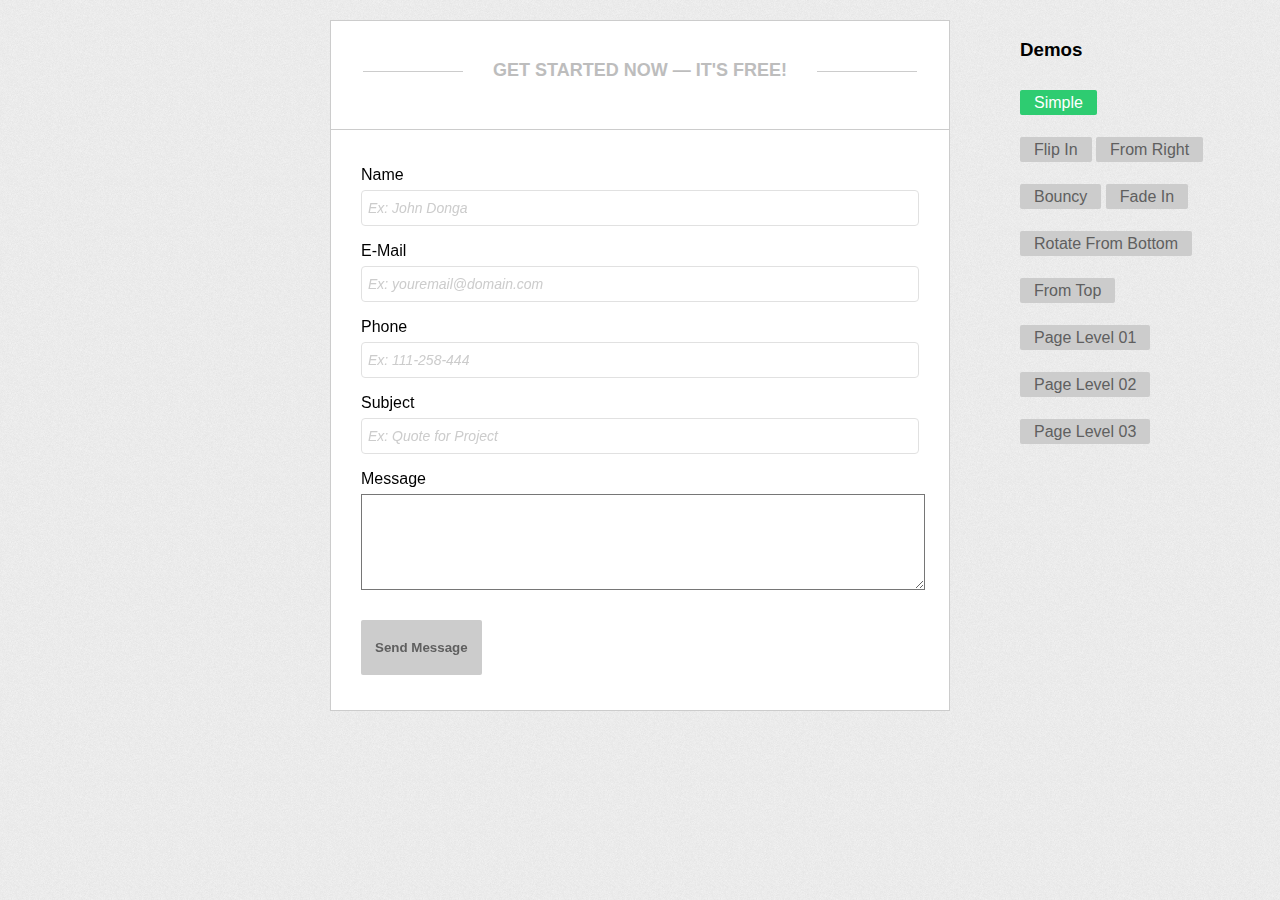
<file: WebContent/aabb/index.html>
﻿<!DOCTYPE html PUBLIC "-//W3C//DTD XHTML 1.0 Transitional//EN" "http://www.w3.org/TR/xhtml1/DTD/xhtml1-transitional.dtd">
<!-- saved from url=(0042)flipin.html -->
<html xmlns="http://www.w3.org/1999/xhtml">
<head>
    <meta http-equiv="Content-Type" content="text/html; charset=UTF-8">
    <title>jQuery Contact Form Plugin: FFForm</title>
    <link href="css/demo.css" rel="stylesheet" type="text/css">
    <!--Framework-->
    <script src="js/jquery-1.10.2.min.js" type="text/javascript"></script>
    <script src="js/jquery-ui.js" type="text/javascript"></script>
    <!--End Framework-->
    <script src="js/jquery.ffform.js" type="text/javascript"></script>
    <script type="text/javascript">
        $(document).ready(function () {
            $('#form').ffform({ animation: 'flip', submitButton: '#submit', validationIndicator: '#validation', errorIndicator: '#error', successIndicator: '#success', 'fields': [{ 'id': 'name', required: true,requiredMsg:'Name is required', type: 'alpha', validate: true, msg: 'Invalid Name' }, { 'id': 'email', required: true,requiredMsg:'E-Mail is required', type: 'email', validate: true, msg: 'Invalid E-Mail Address' }, { 'id': 'phone', required: false, type: 'custom', validate: false, msg: 'Invalid Phone #' }, { 'id': 'message', required: false, type: 'text', validate: false, msg: ''}] });
        });
    </script>
</head>
<body>
    <div class="demos-buttons">
        <h3>
            Demos</h3>
          <a href="index.html" class="submit active">Simple</a><br />
        <a href="flipin.html" class="submit">Flip In</a> <a href="fromright.html"
            class="submit">From Right</a>
        <br>
        <a href="bouncy.html" class="submit">Bouncy</a> <a href="fadein.html" class="submit">
            Fade In</a><br>
        <a href="roatebottom.html" class="submit">Rotate From Bottom</a>
        <br>
        <a href="fromtop.html" class="submit">From Top</a><br>
        <a href="pagelevel01.html" class="submit">Page Level 01</a><br>
        <a href="pagelevel02.html" class="submit">Page Level 02</a><br>
        <a href="pagelevel03.html" class="submit">Page Level 03</a>
    </div>
    <section id="getintouch" >
        <div class="container" style="border-bottom: 0;">
            <h1>
                <span>GET STARTED NOW — IT'S FREE!</span>
            </h1>
        </div>
        <div class="container">
            <form class="contact" action="#" method="post" id="form">
            <div class="row clearfix">
                <div class="lbl">
                    <label for="name">
                        Name</label>
                </div>
                <div class="ctrl">
                    <input type="text" id="name" name="name" data-required="true" data-validation="text"
                        data-msg="Invalid Name" placeholder="Ex: John Donga">
                </div>
            </div>
            <div class="row clearfix">
                <div class="lbl">
                    <label for="email">
                        E-Mail</label>
                </div>
                <div class="ctrl">
                    <input type="text" id="email" name="email" data-required="true" data-validation="email"
                        data-msg="Invalid E-Mail" placeholder="Ex: youremail@domain.com">
                </div>
            </div>
            <div class="row clearfix">
                <div class="lbl">
                    <label for="email">
                        Phone</label>
                </div>
                <div class="ctrl">
                    <input type="text" id="phone" name="phone" data-required="true" data-validation="custom"
                        data-msg="Invalid Phone #" placeholder="Ex: 111-258-444">
                </div>
            </div>
            <div class="row clearfix">
                <div class="lbl">
                    <label for="subject">
                        Subject</label>
                </div>
                <div class="ctrl">
                    <input type="text" name="subject" id="subject" placeholder="Ex: Quote for Project">
                </div>
            </div>
            <div class="row clearfix">
                <div class="lbl">
                    <label for="message">
                        Message</label>
                </div>
                <div class="ctrl">
                    <textarea id="message" name="message" rows="6" cols="10"></textarea>
                </div>
            </div>
            <div class="row  clearfix">
                <div class="span10 offset2">
                    <input type="submit" name="submit" id="submit" class="submit" value="Send Message">
                </div>
            </div>
            </form>
            <div id="success">
                Your E-Mail has been sent successfully!</div>
            <div id="error">
                Unable to send e-mail at the moment, please try later.</div>
            <div id="validation">
            </div>
        </div>
    </section>
</body>
</html>
</file>
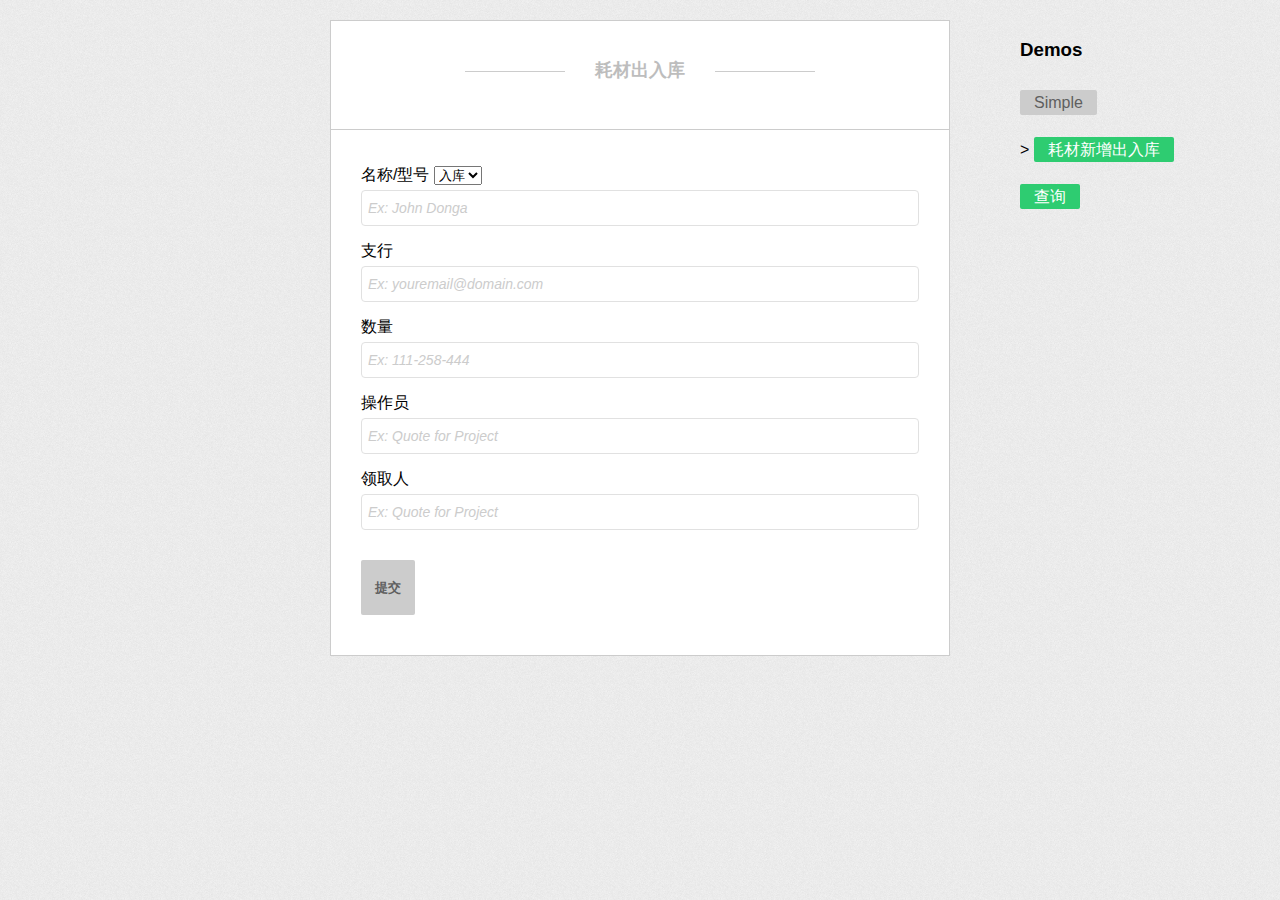
<file: WebContent/aabb/fromtop.html>
﻿<!DOCTYPE html PUBLIC "-//W3C//DTD XHTML 1.0 Transitional//EN" "http://www.w3.org/TR/xhtml1/DTD/xhtml1-transitional.dtd">
<html xmlns="http://www.w3.org/1999/xhtml">
<head>
    <meta http-equiv="Content-Type" content="text/html; charset=UTF-8">
    <title>jQuery Contact Form Plugin: FFForm</title>
    <link href="css/demo.css" rel="stylesheet" type="text/css">
    <script src="js/jquery-1.10.2.min.js" type="text/javascript"></script>
    <!--Framework-->
    <script src="js/jquery-1.10.2.min.js" type="text/javascript"></script>
    <script src="js/jquery-ui.js" type="text/javascript"></script>
    <!--End Framework-->
     <script src="js/jquery.ffform.js" type="text/javascript"></script>
    <script type="text/javascript">
    
    </script>
</head>
<body>
    <div class="demos-buttons">
        <h3>
            Demos</h3>
        <a href="index.html" class="submit">Simple</a><br />
       >
        <a href="fromtop.html" class="submit active">耗材新增出入库</a><br>
        <a href="sname.html" class="submit active">查询</a><br>

    </div>
    <section id="getintouch" class="fadeInDownBig animated">
        <div class="container" style="border-bottom: 0;">
            <h1>
                <span>耗材出入库</span>
                
            </h1>
        </div>
       
        <div class="container">
            <form class="contact" action="dexservlet" method="post" id="form">
    
            <div class="row clearfix">
                <div class="lbl">
                    <label for="name">
                        名称/型号 <select id="tip" name="tip">
	<option value="0">入库</option>
	<option value="1">出库</option>
	<option value="10">新增</option>
   </select></label>
                </div>
                <div class="ctrl">
                    <input type="text" id="name" name="name" data-required="true" data-validation="text"
                        data-msg="Invalid Name" placeholder="Ex: John Donga">
                </div>
            </div>
            <div class="row clearfix">
                <div class="lbl">
                    <label for="email">
                        支行</label>
                </div>
                <div class="ctrl">
                    <input type="text" id="tzhihang" name="tzhihang" data-required="true" data-validation="email"
                        data-msg="Invalid E-Mail" placeholder="Ex: youremail@domain.com">
                </div>
            </div>
            <div class="row clearfix">
                <div class="lbl">
                    <label for="email">
                        数量</label>
                </div>
                <div class="ctrl">
                    <input type="text" id="tnumber" name="tnumber" data-required="true" data-validation="custom"
                        data-msg="Invalid Phone #" placeholder="Ex: 111-258-444">
                </div>
            </div>
            <div class="row clearfix">
                <div class="lbl">
                    <label for="subject">
                        操作员</label>
                </div>
                <div class="ctrl">
                    <input type="text" name="cname" id="cname" placeholder="Ex: Quote for Project">
                </div>
            </div>
             <div class="row clearfix">
                <div class="lbl">
                    <label for="subject">
                        领取人</label>
                </div>
                <div class="ctrl">
                    <input type="text" name="tname" id="tname" placeholder="Ex: Quote for Project">
                </div>
            </div>
           
            <div class="row  clearfix">
                <div class="span10 offset2">
                    <input type="submit" name="submit" id="submit" class="submit" value="提交">
                </div>
            </div>
            </form>
            
        </div>
    </section>
</body>
</html>
</file>
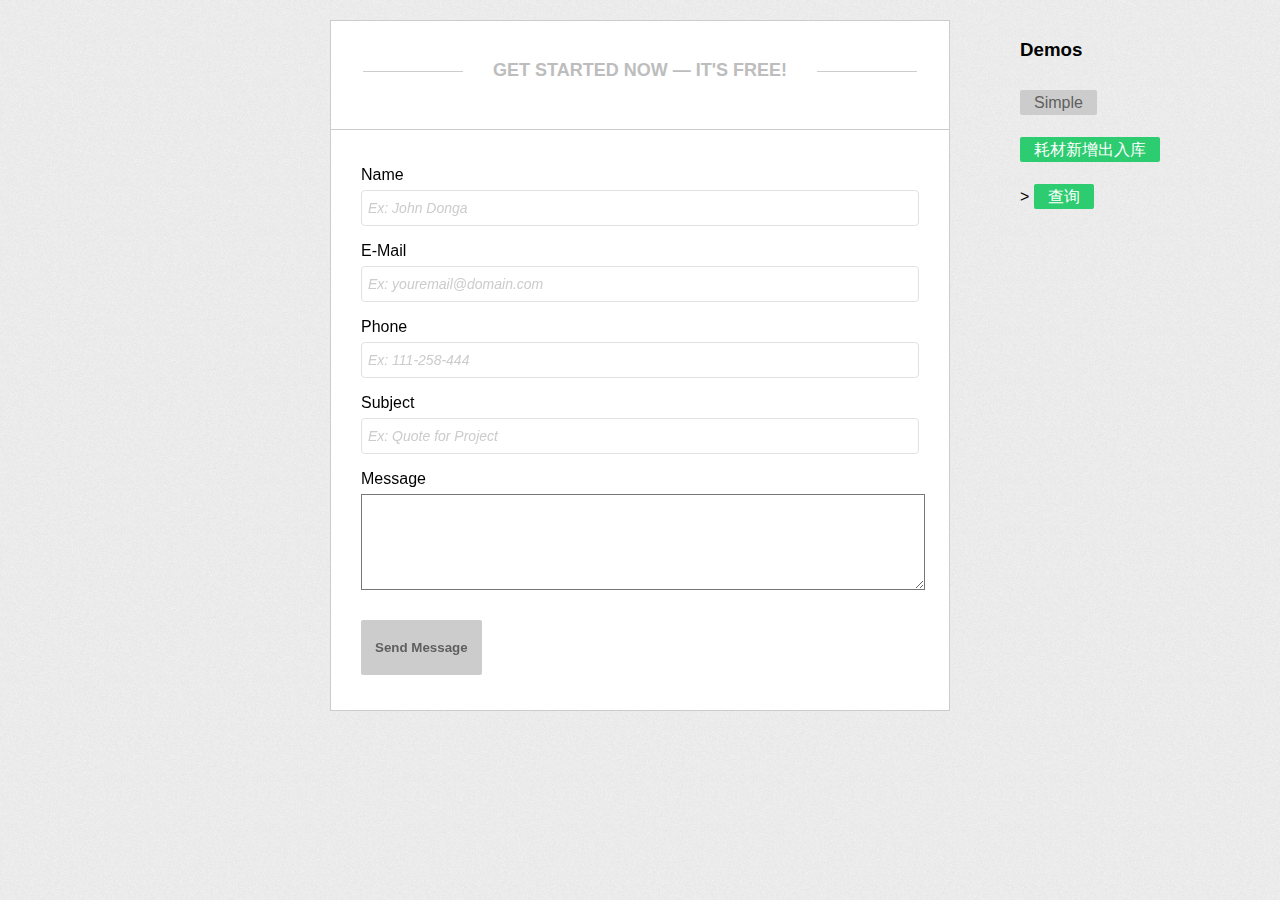
<file: WebContent/aabb/sname.html>
﻿<!DOCTYPE html PUBLIC "-//W3C//DTD XHTML 1.0 Transitional//EN" "http://www.w3.org/TR/xhtml1/DTD/xhtml1-transitional.dtd">
<html xmlns="http://www.w3.org/1999/xhtml">
<head>
    <meta http-equiv="Content-Type" content="text/html; charset=UTF-8">
    <title>jQuery Contact Form Plugin: FFForm</title>
    <link href="css/demo.css" rel="stylesheet" type="text/css">
    <script src="js/jquery-1.10.2.min.js" type="text/javascript"></script>
    <!--Framework-->
    <script src="js/jquery-1.10.2.min.js" type="text/javascript"></script>
    <script src="js/jquery-ui.js" type="text/javascript"></script>
    <!--End Framework-->
     <script src="js/jquery.ffform.js" type="text/javascript"></script>
    <script type="text/javascript">
        $(document).ready(function () {
            $('#form').ffform({ animation: 'flip', submitButton: '#submit', validationIndicator: '#validation', errorIndicator: '#error', successIndicator: '#success', 'fields': [{ 'id': 'name', required: true, requiredMsg: 'Name is required', type: 'alpha', validate: true, msg: 'Invalid Name' }, { 'id': 'email', required: true, requiredMsg: 'E-Mail is required', type: 'email', validate: true, msg: 'Invalid E-Mail Address' }, { 'id': 'phone', required: false, type: 'custom', validate: false, msg: 'Invalid Phone #' }, { 'id': 'message', required: false, type: 'text', validate: false, msg: ''}] });
        });
    </script>
</head>
<body>
    <div class="demos-buttons">
        <h3>
            Demos</h3>
        <a href="index.html" class="submit">Simple</a><br />
       
        <a href="fromtop.html" class="submit active">耗材新增出入库</a><br>
        >
        <a href="sname.html" class="submit active">查询</a><br>
    </div>
    <section id="getintouch" class="fadeInDownBig animated">
        <div class="container" style="border-bottom: 0;">
            <h1>
                <span>GET STARTED NOW — IT'S FREE!</span>
            </h1>
        </div>
        <div class="container">
            <form class="contact" action="#" method="post" id="form">
            <div class="row clearfix">
                <div class="lbl">
                    <label for="name">
                        Name</label>
                </div>
                <div class="ctrl">
                    <input type="text" id="name" name="name" data-required="true" data-validation="text"
                        data-msg="Invalid Name" placeholder="Ex: John Donga">
                </div>
            </div>
            <div class="row clearfix">
                <div class="lbl">
                    <label for="email">
                        E-Mail</label>
                </div>
                <div class="ctrl">
                    <input type="text" id="email" name="email" data-required="true" data-validation="email"
                        data-msg="Invalid E-Mail" placeholder="Ex: youremail@domain.com">
                </div>
            </div>
            <div class="row clearfix">
                <div class="lbl">
                    <label for="email">
                        Phone</label>
                </div>
                <div class="ctrl">
                    <input type="text" id="phone" name="phone" data-required="true" data-validation="custom"
                        data-msg="Invalid Phone #" placeholder="Ex: 111-258-444">
                </div>
            </div>
            <div class="row clearfix">
                <div class="lbl">
                    <label for="subject">
                        Subject</label>
                </div>
                <div class="ctrl">
                    <input type="text" name="subject" id="subject" placeholder="Ex: Quote for Project">
                </div>
            </div>
            <div class="row clearfix">
                <div class="lbl">
                    <label for="message">
                        Message</label>
                </div>
                <div class="ctrl">
                    <textarea id="message" name="message" rows="6" cols="10"></textarea>
                </div>
            </div>
            <div class="row  clearfix">
                <div class="span10 offset2">
                    <input type="submit" name="submit" id="submit" class="submit" value="Send Message">
                </div>
            </div>
            </form>
            <div id="success">
                Your E-Mail has been sent successfully!</div>
            <div id="error">
                Unable to send e-mail at the moment, please try later.</div>
            <div id="validation">
            </div>
        </div>
    </section>
</body>
</html>
</file>
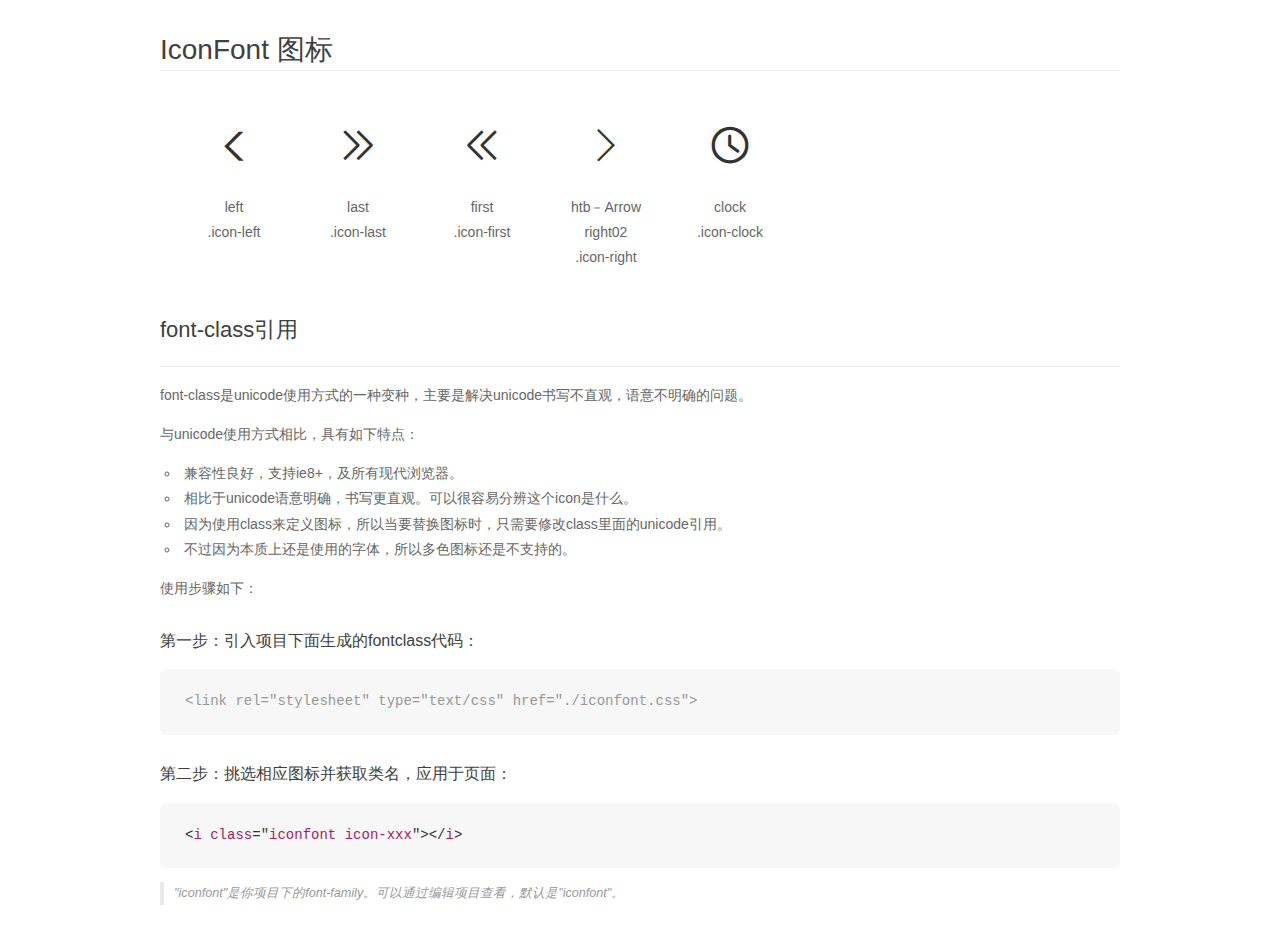
<file: WebContent/fonts/iconfont/demo_fontclass.html>
<!DOCTYPE html>
<html>
<head>
    <meta charset="utf-8"/>
    <title>IconFont</title>
    <link rel="stylesheet" href="demo.css">
    <link rel="stylesheet" href="iconfont.css">
</head>
<body>
    <div class="main markdown">
        <h1>IconFont 图标</h1>
        <ul class="icon_lists clear">
            
                <li>
                <i class="icon iconfont icon-left"></i>
                    <div class="name">left</div>
                    <div class="fontclass">.icon-left</div>
                </li>
            
                <li>
                <i class="icon iconfont icon-last"></i>
                    <div class="name">last</div>
                    <div class="fontclass">.icon-last</div>
                </li>
            
                <li>
                <i class="icon iconfont icon-first"></i>
                    <div class="name">first</div>
                    <div class="fontclass">.icon-first</div>
                </li>
            
                <li>
                <i class="icon iconfont icon-right"></i>
                    <div class="name">htb－Arrow right02</div>
                    <div class="fontclass">.icon-right</div>
                </li>
            
                <li>
                <i class="icon iconfont icon-clock"></i>
                    <div class="name">clock</div>
                    <div class="fontclass">.icon-clock</div>
                </li>
            
        </ul>

        <h2 id="font-class-">font-class引用</h2>
        <hr>

        <p>font-class是unicode使用方式的一种变种，主要是解决unicode书写不直观，语意不明确的问题。</p>
        <p>与unicode使用方式相比，具有如下特点：</p>
        <ul>
        <li>兼容性良好，支持ie8+，及所有现代浏览器。</li>
        <li>相比于unicode语意明确，书写更直观。可以很容易分辨这个icon是什么。</li>
        <li>因为使用class来定义图标，所以当要替换图标时，只需要修改class里面的unicode引用。</li>
        <li>不过因为本质上还是使用的字体，所以多色图标还是不支持的。</li>
        </ul>
        <p>使用步骤如下：</p>
        <h3 id="-fontclass-">第一步：引入项目下面生成的fontclass代码：</h3>


        <pre><code class="lang-js hljs javascript"><span class="hljs-comment">&lt;link rel="stylesheet" type="text/css" href="./iconfont.css"&gt;</span></code></pre>
        <h3 id="-">第二步：挑选相应图标并获取类名，应用于页面：</h3>
        <pre><code class="lang-css hljs">&lt;<span class="hljs-selector-tag">i</span> <span class="hljs-selector-tag">class</span>="<span class="hljs-selector-tag">iconfont</span> <span class="hljs-selector-tag">icon-xxx</span>"&gt;&lt;/<span class="hljs-selector-tag">i</span>&gt;</code></pre>
        <blockquote>
        <p>"iconfont"是你项目下的font-family。可以通过编辑项目查看，默认是"iconfont"。</p>
        </blockquote>
    </div>
</body>
</html>
</file>
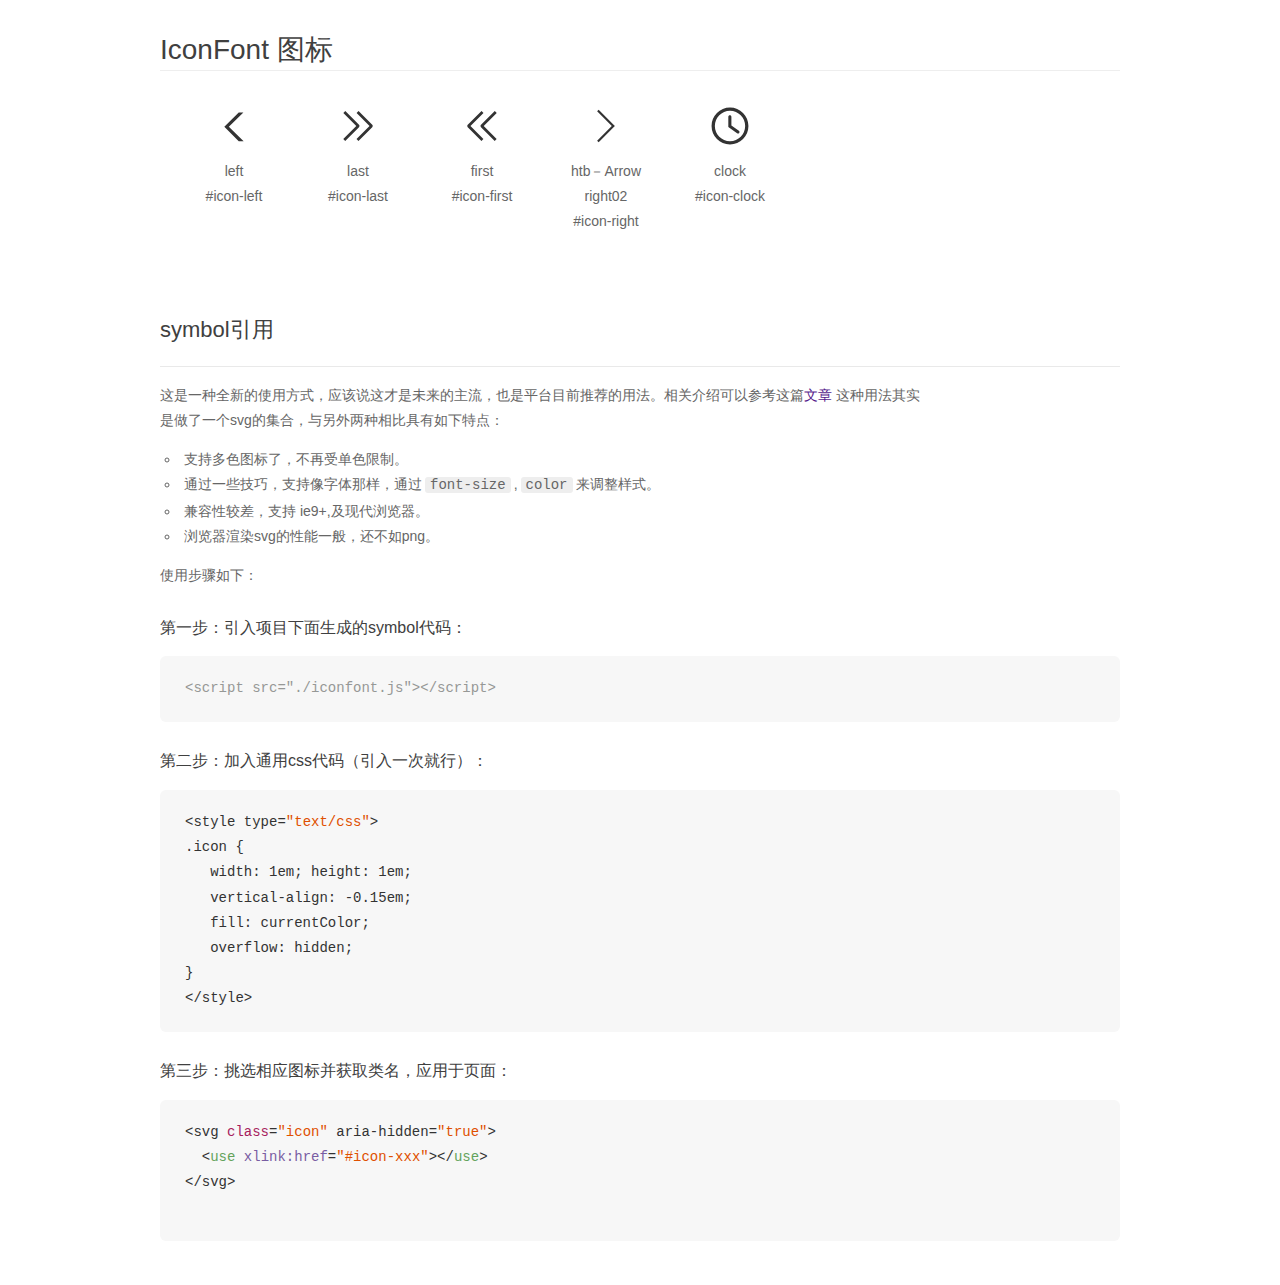
<file: WebContent/fonts/iconfont/demo_symbol.html>
<!DOCTYPE html>
<html>
<head>
    <meta charset="utf-8"/>
    <title>IconFont</title>
    <link rel="stylesheet" href="demo.css">
    <script src="iconfont.js"></script>

    <style type="text/css">
        .icon {
          /* 通过设置 font-size 来改变图标大小 */
          width: 1em; height: 1em;
          /* 图标和文字相邻时，垂直对齐 */
          vertical-align: -0.15em;
          /* 通过设置 color 来改变 SVG 的颜色/fill */
          fill: currentColor;
          /* path 和 stroke 溢出 viewBox 部分在 IE 下会显示
             normalize.css 中也包含这行 */
          overflow: hidden;
        }

    </style>
</head>
<body>
    <div class="main markdown">
        <h1>IconFont 图标</h1>
        <ul class="icon_lists clear">
            
                <li>
                    <svg class="icon" aria-hidden="true">
                        <use xlink:href="#icon-left"></use>
                    </svg>
                    <div class="name">left</div>
                    <div class="fontclass">#icon-left</div>
                </li>
            
                <li>
                    <svg class="icon" aria-hidden="true">
                        <use xlink:href="#icon-last"></use>
                    </svg>
                    <div class="name">last</div>
                    <div class="fontclass">#icon-last</div>
                </li>
            
                <li>
                    <svg class="icon" aria-hidden="true">
                        <use xlink:href="#icon-first"></use>
                    </svg>
                    <div class="name">first</div>
                    <div class="fontclass">#icon-first</div>
                </li>
            
                <li>
                    <svg class="icon" aria-hidden="true">
                        <use xlink:href="#icon-right"></use>
                    </svg>
                    <div class="name">htb－Arrow right02</div>
                    <div class="fontclass">#icon-right</div>
                </li>
            
                <li>
                    <svg class="icon" aria-hidden="true">
                        <use xlink:href="#icon-clock"></use>
                    </svg>
                    <div class="name">clock</div>
                    <div class="fontclass">#icon-clock</div>
                </li>
            
        </ul>


        <h2 id="symbol-">symbol引用</h2>
        <hr>

        <p>这是一种全新的使用方式，应该说这才是未来的主流，也是平台目前推荐的用法。相关介绍可以参考这篇<a href="">文章</a>
        这种用法其实是做了一个svg的集合，与另外两种相比具有如下特点：</p>
        <ul>
          <li>支持多色图标了，不再受单色限制。</li>
          <li>通过一些技巧，支持像字体那样，通过<code>font-size</code>,<code>color</code>来调整样式。</li>
          <li>兼容性较差，支持 ie9+,及现代浏览器。</li>
          <li>浏览器渲染svg的性能一般，还不如png。</li>
        </ul>
        <p>使用步骤如下：</p>
        <h3 id="-symbol-">第一步：引入项目下面生成的symbol代码：</h3>
        <pre><code class="lang-js hljs javascript"><span class="hljs-comment">&lt;script src="./iconfont.js"&gt;&lt;/script&gt;</span></code></pre>
        <h3 id="-css-">第二步：加入通用css代码（引入一次就行）：</h3>
        <pre><code class="lang-js hljs javascript">&lt;style type=<span class="hljs-string">"text/css"</span>&gt;
.icon {
   width: <span class="hljs-number">1</span>em; height: <span class="hljs-number">1</span>em;
   vertical-align: <span class="hljs-number">-0.15</span>em;
   fill: currentColor;
   overflow: hidden;
}
&lt;<span class="hljs-regexp">/style&gt;</span></code></pre>
        <h3 id="-">第三步：挑选相应图标并获取类名，应用于页面：</h3>
        <pre><code class="lang-js hljs javascript">&lt;svg <span class="hljs-class"><span class="hljs-keyword">class</span></span>=<span class="hljs-string">"icon"</span> aria-hidden=<span class="hljs-string">"true"</span>&gt;<span class="xml"><span class="hljs-tag">
  &lt;<span class="hljs-name">use</span> <span class="hljs-attr">xlink:href</span>=<span class="hljs-string">"#icon-xxx"</span>&gt;</span><span class="hljs-tag">&lt;/<span class="hljs-name">use</span>&gt;</span>
</span>&lt;<span class="hljs-regexp">/svg&gt;
        </span></code></pre>
    </div>
</body>
</html>
</file>
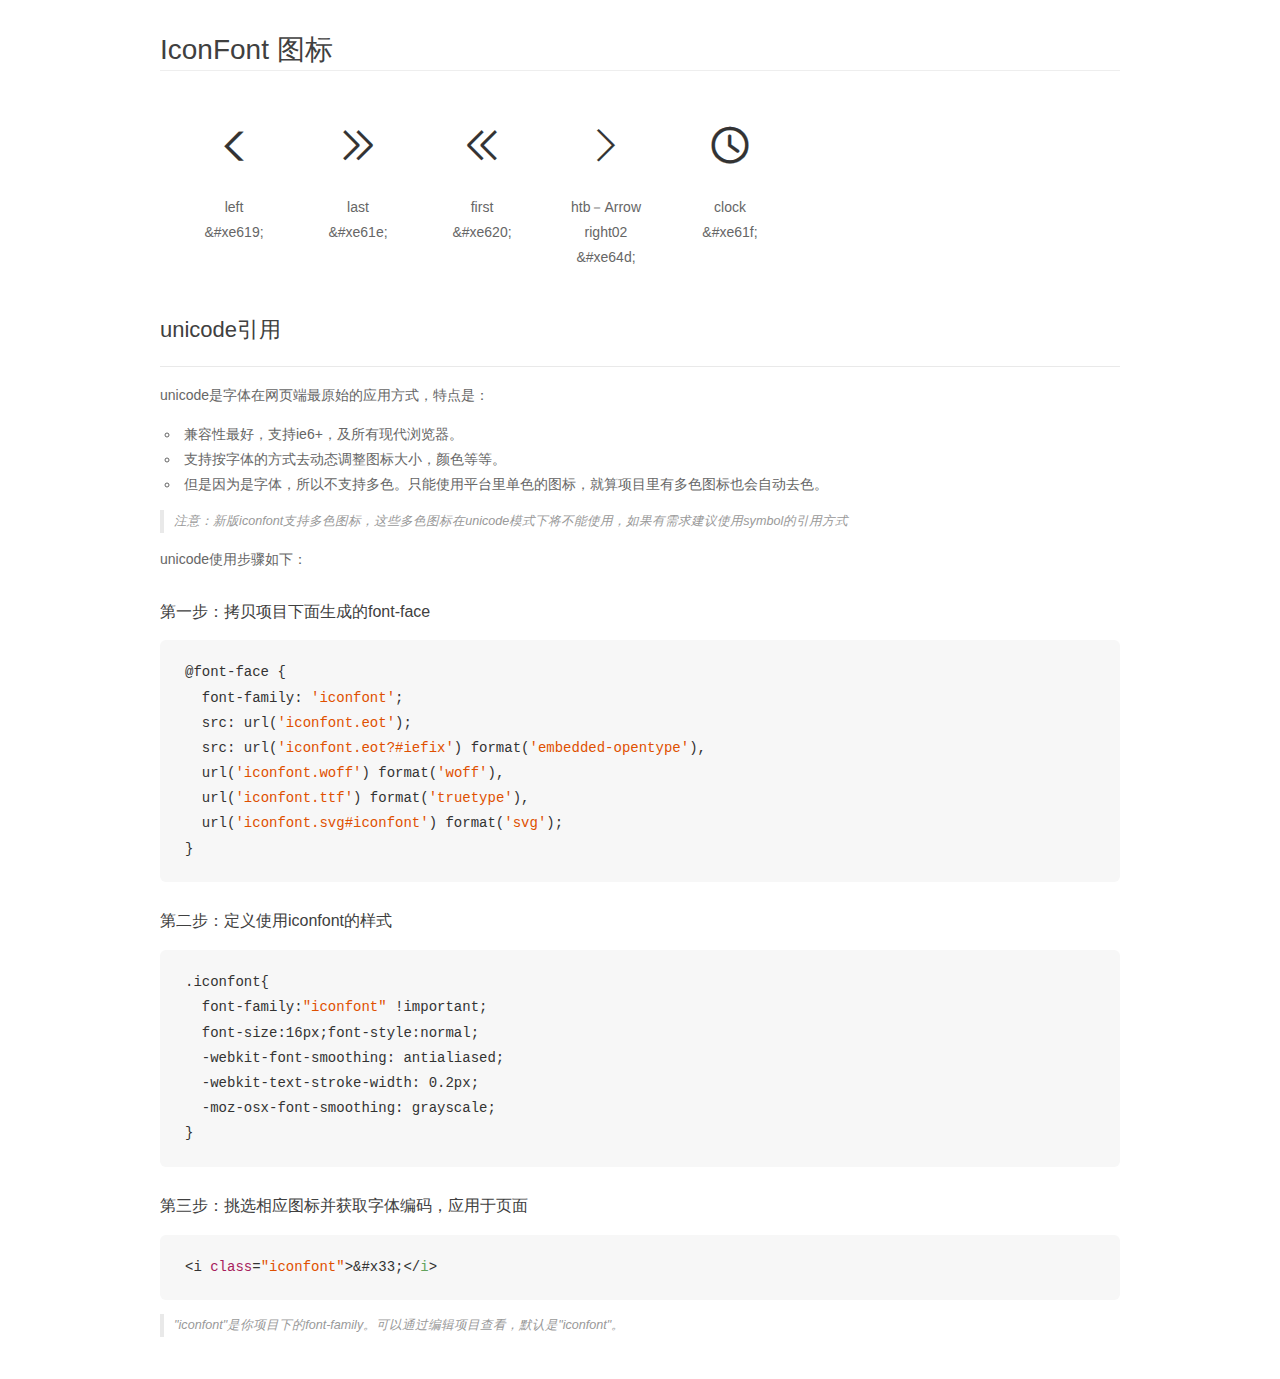
<file: WebContent/fonts/iconfont/demo_unicode.html>
<!DOCTYPE html>
<html>
<head>
    <meta charset="utf-8"/>
    <title>IconFont</title>
    <link rel="stylesheet" href="demo.css">

    <style type="text/css">

        @font-face {font-family: "iconfont";
          src: url('iconfont.eot'); /* IE9*/
          src: url('iconfont.eot#iefix') format('embedded-opentype'), /* IE6-IE8 */
          url('iconfont.woff') format('woff'), /* chrome, firefox */
          url('iconfont.ttf') format('truetype'), /* chrome, firefox, opera, Safari, Android, iOS 4.2+*/
          url('iconfont.svg#iconfont') format('svg'); /* iOS 4.1- */
        }

        .iconfont {
          font-family:"iconfont" !important;
          font-size:16px;
          font-style:normal;
          -webkit-font-smoothing: antialiased;
          -webkit-text-stroke-width: 0.2px;
          -moz-osx-font-smoothing: grayscale;
        }

    </style>
</head>
<body>
    <div class="main markdown">
        <h1>IconFont 图标</h1>
        <ul class="icon_lists clear">
            
                <li>
                <i class="icon iconfont">&#xe619;</i>
                    <div class="name">left</div>
                    <div class="code">&amp;#xe619;</div>
                </li>
            
                <li>
                <i class="icon iconfont">&#xe61e;</i>
                    <div class="name">last</div>
                    <div class="code">&amp;#xe61e;</div>
                </li>
            
                <li>
                <i class="icon iconfont">&#xe620;</i>
                    <div class="name">first</div>
                    <div class="code">&amp;#xe620;</div>
                </li>
            
                <li>
                <i class="icon iconfont">&#xe64d;</i>
                    <div class="name">htb－Arrow right02</div>
                    <div class="code">&amp;#xe64d;</div>
                </li>
            
                <li>
                <i class="icon iconfont">&#xe61f;</i>
                    <div class="name">clock</div>
                    <div class="code">&amp;#xe61f;</div>
                </li>
            
        </ul>
        <h2 id="unicode-">unicode引用</h2>
        <hr>

        <p>unicode是字体在网页端最原始的应用方式，特点是：</p>
        <ul>
        <li>兼容性最好，支持ie6+，及所有现代浏览器。</li>
        <li>支持按字体的方式去动态调整图标大小，颜色等等。</li>
        <li>但是因为是字体，所以不支持多色。只能使用平台里单色的图标，就算项目里有多色图标也会自动去色。</li>
        </ul>
        <blockquote>
        <p>注意：新版iconfont支持多色图标，这些多色图标在unicode模式下将不能使用，如果有需求建议使用symbol的引用方式</p>
        </blockquote>
        <p>unicode使用步骤如下：</p>
        <h3 id="-font-face">第一步：拷贝项目下面生成的font-face</h3>
        <pre><code class="lang-js hljs javascript">@font-face {
  font-family: <span class="hljs-string">'iconfont'</span>;
  src: url(<span class="hljs-string">'iconfont.eot'</span>);
  src: url(<span class="hljs-string">'iconfont.eot?#iefix'</span>) format(<span class="hljs-string">'embedded-opentype'</span>),
  url(<span class="hljs-string">'iconfont.woff'</span>) format(<span class="hljs-string">'woff'</span>),
  url(<span class="hljs-string">'iconfont.ttf'</span>) format(<span class="hljs-string">'truetype'</span>),
  url(<span class="hljs-string">'iconfont.svg#iconfont'</span>) format(<span class="hljs-string">'svg'</span>);
}
</code></pre>
        <h3 id="-iconfont-">第二步：定义使用iconfont的样式</h3>
        <pre><code class="lang-js hljs javascript">.iconfont{
  font-family:<span class="hljs-string">"iconfont"</span> !important;
  font-size:<span class="hljs-number">16</span>px;font-style:normal;
  -webkit-font-smoothing: antialiased;
  -webkit-text-stroke-width: <span class="hljs-number">0.2</span>px;
  -moz-osx-font-smoothing: grayscale;
}
</code></pre>
        <h3 id="-">第三步：挑选相应图标并获取字体编码，应用于页面</h3>
        <pre><code class="lang-js hljs javascript">&lt;i <span class="hljs-class"><span class="hljs-keyword">class</span></span>=<span class="hljs-string">"iconfont"</span>&gt;&amp;#x33;<span class="xml"><span class="hljs-tag">&lt;/<span class="hljs-name">i</span>&gt;</span></span></code></pre>

        <blockquote>
        <p>"iconfont"是你项目下的font-family。可以通过编辑项目查看，默认是"iconfont"。</p>
        </blockquote>
    </div>


</body>
</html>
</file>
<file: WebContent/aabb/css/demo.css>
﻿body{font-family:'Open Sans',sans-serif;padding:20px;margin:0;background:url(../images/bg.png);}.demos-buttons{position:absolute;width:250px;z-index:999;right:10px;}.demos-buttons .submit{font-weight:normal;text-decoration:none;}.container{padding:30px;margin:0 auto;background:#fff;border:1px solid #ccc;width:45%;margin:0 auto;}.lbl{display:block;}.row{margin-bottom:10px;}.clearfix{*zoom:1;}.clearfix:before,.clearfix:after{display:table;content:"";line-height:0;}.clearfix:after{clear:both;}h1{text-align:center;color:#bdbdbd;margin:0;line-height:1;margin-bottom:30px;text-align:center;font-size:18px;text-transform:uppercase;line-height:1;margin-top:10px;margin-bottom:20px}h1 span{display:inline-block;position:relative;}h1 span:before,h1 span:after{content:"";display:block;width:100px;height:1px;top:10px;position:absolute;background:#ccc;}h1 span:before{left:-130px}h1 span:after{right:-130px}h2{font-weight:100;font-size:20px;text-align:center;color:#969696;margin-top:10px;}.list{}.list li{list-style:none;text-align:center;}.clearfix:after{content:".";display:block;clear:both;visibility:hidden;line-height:0;height:0;}.clearfix{display:inline-block;}html[xmlns] .clearfix{display:block;}* html .clearfix{height:1%;}.demos{width:40%;float:right;margin-bottom:20px;}.demos ul{list-style:none;margin:0;padding:0;}.demos ul li{display:inline-block;float:left;}.demos ul li a{display:block;padding:5px;line-height:20px;background-color:#2ba3d4;margin:0px 5px;}.demos ul li a{color:White;text-decoration:none;font-size:0.9em;}.contact label{line-height:30px;}.contact input[type="text"],.contact input[type="email"]{-webkit-box-sizing:border-box;-moz-box-sizing:border-box;box-sizing:border-box;font-size:18px;border:1px solid #e1e1e1;box-shadow:none;width:100%;height:36px;padding:4px 6px;font-size:14px;line-height:20px;color:#555;-webkit-border-radius:4px;-moz-border-radius:4px;border-radius:4px;vertical-align:middle;}.contact textarea{width:100%;border-radius:0;-webkit-border-radius:0;-moz-border-radius:0;-ms-border-radius:0;-moz-border-radius:0;}.submit{line-height:47px;margin-top:20px;padding:4px 14px 4px 14px;background:#CCCCCC;font-weight:bold;color:#5F5F5F;border-radius:2px;border:none;text-shadow:none;box-shadow:none;cursor:pointer;}.submit:hover,.submit:active,.submit.active{background-color:#2ecc71;color:#FFF;}.contact input::-webkit-input-placeholder,.contact textarea::-webkit-input-placeholder{color:#CCC;font-style:italic;}.contact input:-moz-placeholder,.contact textarea:-moz-placeholder{color:#CCC;font-style:italic;}.contact input::-moz-placeholder,.contact textarea::-moz-placeholder{color:#CCC;font-style:italic;}.contact input:-ms-input-placeholder,.contact textarea:-ms-input-placeholder{color:#CCC;font-style:italic;}.contact input::-ms-input-placeholder,.contact textarea::-ms-input-placeholder{color:red;}.contact-address address{font-size:14px;margin:10px 0 0;padding-left:25px;position:relative;}.contact-address address i{width:15px;display:inline-block;position:absolute;left:0;top:3px;}.contact-address h3{padding:10px;margin-top:0;}.animated{-webkit-animation-duration:1s;-moz-animation-duration:1s;-o-animation-duration:1s;animation-duration:1s;-webkit-animation-fill-mode:both;-moz-animation-fill-mode:both;-o-animation-fill-mode:both;animation-fill-mode:both}.animated.hinge{-webkit-animation-duration:2s;-moz-animation-duration:2s;-o-animation-duration:2s;animation-duration:2s}@-webkit-keyframes flash {
0%, 50%, 100% {
opacity:1
}
25%, 75% {
opacity:0
}
}
@-moz-keyframes flash {
0%, 50%, 100% {
opacity:1
}
25%, 75% {
opacity:0
}
}
@-o-keyframes flash {
0%, 50%, 100% {
opacity:1
}
25%, 75% {
opacity:0
}
}
@keyframes flash {
0%, 50%, 100% {
opacity:1
}
25%, 75% {
opacity:0
}
}
.flash {
	-webkit-animation-name: flash;
	-moz-animation-name: flash;
	-o-animation-name: flash;
	animation-name: flash
}
@-webkit-keyframes shake {
0%, 100% {
-webkit-transform:translateX(0)
}
10%, 30%, 50%, 70%, 90% {
-webkit-transform:translateX(-10px)
}
20%, 40%, 60%, 80% {
-webkit-transform:translateX(10px)
}
}
@-moz-keyframes shake {
0%, 100% {
-moz-transform:translateX(0)
}
10%, 30%, 50%, 70%, 90% {
-moz-transform:translateX(-10px)
}
20%, 40%, 60%, 80% {
-moz-transform:translateX(10px)
}
}
@-o-keyframes shake {
0%, 100% {
-o-transform:translateX(0)
}
10%, 30%, 50%, 70%, 90% {
-o-transform:translateX(-10px)
}
20%, 40%, 60%, 80% {
-o-transform:translateX(10px)
}
}
@keyframes shake {
0%, 100% {
transform:translateX(0)
}
10%, 30%, 50%, 70%, 90% {
transform:translateX(-10px)
}
20%, 40%, 60%, 80% {
transform:translateX(10px)
}
}
.shake {
	-webkit-animation-name: shake;
	-moz-animation-name: shake;
	-o-animation-name: shake;
	animation-name: shake
}
@-webkit-keyframes bounce {
0%, 20%, 50%, 80%, 100% {
-webkit-transform:translateY(0)
}
40% {
-webkit-transform:translateY(-30px)
}
60% {
-webkit-transform:translateY(-15px)
}
}
@-moz-keyframes bounce {
0%, 20%, 50%, 80%, 100% {
-moz-transform:translateY(0)
}
40% {
-moz-transform:translateY(-30px)
}
60% {
-moz-transform:translateY(-15px)
}
}
@-o-keyframes bounce {
0%, 20%, 50%, 80%, 100% {
-o-transform:translateY(0)
}
40% {
-o-transform:translateY(-30px)
}
60% {
-o-transform:translateY(-15px)
}
}
@keyframes bounce {
0%, 20%, 50%, 80%, 100% {
transform:translateY(0)
}
40% {
transform:translateY(-30px)
}
60% {
transform:translateY(-15px)
}
}
.bounce {
	-webkit-animation-name: bounce;
	-moz-animation-name: bounce;
	-o-animation-name: bounce;
	animation-name: bounce
}
@-webkit-keyframes tada {
0% {
-webkit-transform:scale(1)
}
10%, 20% {
-webkit-transform:scale(0.9) rotate(-3deg)
}
30%, 50%, 70%, 90% {
-webkit-transform:scale(1.1) rotate(3deg)
}
40%, 60%, 80% {
-webkit-transform:scale(1.1) rotate(-3deg)
}
100% {
-webkit-transform:scale(1) rotate(0)
}
}
@-moz-keyframes tada {
0% {
-moz-transform:scale(1)
}
10%, 20% {
-moz-transform:scale(0.9) rotate(-3deg)
}
30%, 50%, 70%, 90% {
-moz-transform:scale(1.1) rotate(3deg)
}
40%, 60%, 80% {
-moz-transform:scale(1.1) rotate(-3deg)
}
100% {
-moz-transform:scale(1) rotate(0)
}
}
@-o-keyframes tada {
0% {
-o-transform:scale(1)
}
10%, 20% {
-o-transform:scale(0.9) rotate(-3deg)
}
30%, 50%, 70%, 90% {
-o-transform:scale(1.1) rotate(3deg)
}
40%, 60%, 80% {
-o-transform:scale(1.1) rotate(-3deg)
}
100% {
-o-transform:scale(1) rotate(0)
}
}
@keyframes tada {
0% {
transform:scale(1)
}
10%, 20% {
transform:scale(0.9) rotate(-3deg)
}
30%, 50%, 70%, 90% {
transform:scale(1.1) rotate(3deg)
}
40%, 60%, 80% {
transform:scale(1.1) rotate(-3deg)
}
100% {
transform:scale(1) rotate(0)
}
}
.tada {
	-webkit-animation-name: tada;
	-moz-animation-name: tada;
	-o-animation-name: tada;
	animation-name: tada
}
@-webkit-keyframes swing {
20%, 40%, 60%, 80%, 100% {
-webkit-transform-origin:top center
}
20% {
-webkit-transform:rotate(15deg)
}
40% {
-webkit-transform:rotate(-10deg)
}
60% {
-webkit-transform:rotate(5deg)
}
80% {
-webkit-transform:rotate(-5deg)
}
100% {
-webkit-transform:rotate(0deg)
}
}
@-moz-keyframes swing {
20% {
-moz-transform:rotate(15deg)
}
40% {
-moz-transform:rotate(-10deg)
}
60% {
-moz-transform:rotate(5deg)
}
80% {
-moz-transform:rotate(-5deg)
}
100% {
-moz-transform:rotate(0deg)
}
}
@-o-keyframes swing {
20% {
-o-transform:rotate(15deg)
}
40% {
-o-transform:rotate(-10deg)
}
60% {
-o-transform:rotate(5deg)
}
80% {
-o-transform:rotate(-5deg)
}
100% {
-o-transform:rotate(0deg)
}
}
@keyframes swing {
20% {
transform:rotate(15deg)
}
40% {
transform:rotate(-10deg)
}
60% {
transform:rotate(5deg)
}
80% {
transform:rotate(-5deg)
}
100% {
transform:rotate(0deg)
}
}
.swing {
	-webkit-transform-origin: top center;
	-moz-transform-origin: top center;
	-o-transform-origin: top center;
	transform-origin: top center;
	-webkit-animation-name: swing;
	-moz-animation-name: swing;
	-o-animation-name: swing;
	animation-name: swing
}
@-webkit-keyframes wobble {
0% {
-webkit-transform:translateX(0%)
}
15% {
-webkit-transform:translateX(-25%) rotate(-5deg)
}
30% {
-webkit-transform:translateX(20%) rotate(3deg)
}
45% {
-webkit-transform:translateX(-15%) rotate(-3deg)
}
60% {
-webkit-transform:translateX(10%) rotate(2deg)
}
75% {
-webkit-transform:translateX(-5%) rotate(-1deg)
}
100% {
-webkit-transform:translateX(0%)
}
}
@-moz-keyframes wobble {
0% {
-moz-transform:translateX(0%)
}
15% {
-moz-transform:translateX(-25%) rotate(-5deg)
}
30% {
-moz-transform:translateX(20%) rotate(3deg)
}
45% {
-moz-transform:translateX(-15%) rotate(-3deg)
}
60% {
-moz-transform:translateX(10%) rotate(2deg)
}
75% {
-moz-transform:translateX(-5%) rotate(-1deg)
}
100% {
-moz-transform:translateX(0%)
}
}
@-o-keyframes wobble {
0% {
-o-transform:translateX(0%)
}
15% {
-o-transform:translateX(-25%) rotate(-5deg)
}
30% {
-o-transform:translateX(20%) rotate(3deg)
}
45% {
-o-transform:translateX(-15%) rotate(-3deg)
}
60% {
-o-transform:translateX(10%) rotate(2deg)
}
75% {
-o-transform:translateX(-5%) rotate(-1deg)
}
100% {
-o-transform:translateX(0%)
}
}
@keyframes wobble {
0% {
transform:translateX(0%)
}
15% {
transform:translateX(-25%) rotate(-5deg)
}
30% {
transform:translateX(20%) rotate(3deg)
}
45% {
transform:translateX(-15%) rotate(-3deg)
}
60% {
transform:translateX(10%) rotate(2deg)
}
75% {
transform:translateX(-5%) rotate(-1deg)
}
100% {
transform:translateX(0%)
}
}
.wobble {
	-webkit-animation-name: wobble;
	-moz-animation-name: wobble;
	-o-animation-name: wobble;
	animation-name: wobble
}
@-webkit-keyframes pulse {
0% {
-webkit-transform:scale(1)
}
50% {
-webkit-transform:scale(1.1)
}
100% {
-webkit-transform:scale(1)
}
}
@-moz-keyframes pulse {
0% {
-moz-transform:scale(1)
}
50% {
-moz-transform:scale(1.1)
}
100% {
-moz-transform:scale(1)
}
}
@-o-keyframes pulse {
0% {
-o-transform:scale(1)
}
50% {
-o-transform:scale(1.1)
}
100% {
-o-transform:scale(1)
}
}
@keyframes pulse {
0% {
transform:scale(1)
}
50% {
transform:scale(1.1)
}
100% {
transform:scale(1)
}
}
.pulse {
	-webkit-animation-name: pulse;
	-moz-animation-name: pulse;
	-o-animation-name: pulse;
	animation-name: pulse
}
@-webkit-keyframes flip {
0% {
-webkit-transform:perspective(400px) rotateY(0);
-webkit-animation-timing-function:ease-out
}
40% {
-webkit-transform:perspective(400px) translateZ(150px) rotateY(170deg);
-webkit-animation-timing-function:ease-out
}
50% {
-webkit-transform:perspective(400px) translateZ(150px) rotateY(190deg) scale(1);
-webkit-animation-timing-function:ease-in
}
80% {
-webkit-transform:perspective(400px) rotateY(360deg) scale(.95);
-webkit-animation-timing-function:ease-in
}
100% {
-webkit-transform:perspective(400px) scale(1);
-webkit-animation-timing-function:ease-in
}
}
@-moz-keyframes flip {
0% {
-moz-transform:perspective(400px) rotateY(0);
-moz-animation-timing-function:ease-out
}
40% {
-moz-transform:perspective(400px) translateZ(150px) rotateY(170deg);
-moz-animation-timing-function:ease-out
}
50% {
-moz-transform:perspective(400px) translateZ(150px) rotateY(190deg) scale(1);
-moz-animation-timing-function:ease-in
}
80% {
-moz-transform:perspective(400px) rotateY(360deg) scale(.95);
-moz-animation-timing-function:ease-in
}
100% {
-moz-transform:perspective(400px) scale(1);
-moz-animation-timing-function:ease-in
}
}
@-o-keyframes flip {
0% {
-o-transform:perspective(400px) rotateY(0);
-o-animation-timing-function:ease-out
}
40% {
-o-transform:perspective(400px) translateZ(150px) rotateY(170deg);
-o-animation-timing-function:ease-out
}
50% {
-o-transform:perspective(400px) translateZ(150px) rotateY(190deg) scale(1);
-o-animation-timing-function:ease-in
}
80% {
-o-transform:perspective(400px) rotateY(360deg) scale(.95);
-o-animation-timing-function:ease-in
}
100% {
-o-transform:perspective(400px) scale(1);
-o-animation-timing-function:ease-in
}
}
@keyframes flip {
0% {
transform:perspective(400px) rotateY(0);
animation-timing-function:ease-out
}
40% {
transform:perspective(400px) translateZ(150px) rotateY(170deg);
animation-timing-function:ease-out
}
50% {
transform:perspective(400px) translateZ(150px) rotateY(190deg) scale(1);
animation-timing-function:ease-in
}
80% {
transform:perspective(400px) rotateY(360deg) scale(.95);
animation-timing-function:ease-in
}
100% {
transform:perspective(400px) scale(1);
animation-timing-function:ease-in
}
}
.flip {
	-webkit-backface-visibility: visible!important;
	-webkit-animation-name: flip;
	-moz-backface-visibility: visible!important;
	-moz-animation-name: flip;
	-o-backface-visibility: visible!important;
	-o-animation-name: flip;
	backface-visibility: visible!important;
	animation-name: flip
}
@-webkit-keyframes flipInX {
0% {
-webkit-transform:perspective(400px) rotateX(90deg);
opacity:0
}
40% {
-webkit-transform:perspective(400px) rotateX(-10deg)
}
70% {
-webkit-transform:perspective(400px) rotateX(10deg)
}
100% {
-webkit-transform:perspective(400px) rotateX(0deg);
opacity:1
}
}
@-moz-keyframes flipInX {
0% {
-moz-transform:perspective(400px) rotateX(90deg);
opacity:0
}
40% {
-moz-transform:perspective(400px) rotateX(-10deg)
}
70% {
-moz-transform:perspective(400px) rotateX(10deg)
}
100% {
-moz-transform:perspective(400px) rotateX(0deg);
opacity:1
}
}
@-o-keyframes flipInX {
0% {
-o-transform:perspective(400px) rotateX(90deg);
opacity:0
}
40% {
-o-transform:perspective(400px) rotateX(-10deg)
}
70% {
-o-transform:perspective(400px) rotateX(10deg)
}
100% {
-o-transform:perspective(400px) rotateX(0deg);
opacity:1
}
}
@keyframes flipInX {
0% {
transform:perspective(400px) rotateX(90deg);
opacity:0
}
40% {
transform:perspective(400px) rotateX(-10deg)
}
70% {
transform:perspective(400px) rotateX(10deg)
}
100% {
transform:perspective(400px) rotateX(0deg);
opacity:1
}
}
.flipInX {
	-webkit-backface-visibility: visible!important;
	-webkit-animation-name: flipInX;
	-moz-backface-visibility: visible!important;
	-moz-animation-name: flipInX;
	-o-backface-visibility: visible!important;
	-o-animation-name: flipInX;
	backface-visibility: visible!important;
	animation-name: flipInX
}
@-webkit-keyframes flipOutX {
0% {
-webkit-transform:perspective(400px) rotateX(0deg);
opacity:1
}
100% {
-webkit-transform:perspective(400px) rotateX(90deg);
opacity:0
}
}
@-moz-keyframes flipOutX {
0% {
-moz-transform:perspective(400px) rotateX(0deg);
opacity:1
}
100% {
-moz-transform:perspective(400px) rotateX(90deg);
opacity:0
}
}
@-o-keyframes flipOutX {
0% {
-o-transform:perspective(400px) rotateX(0deg);
opacity:1
}
100% {
-o-transform:perspective(400px) rotateX(90deg);
opacity:0
}
}
@keyframes flipOutX {
0% {
transform:perspective(400px) rotateX(0deg);
opacity:1
}
100% {
transform:perspective(400px) rotateX(90deg);
opacity:0
}
}
.flipOutX {
	-webkit-animation-name: flipOutX;
	-webkit-backface-visibility: visible!important;
	-moz-animation-name: flipOutX;
	-moz-backface-visibility: visible!important;
	-o-animation-name: flipOutX;
	-o-backface-visibility: visible!important;
	animation-name: flipOutX;
	backface-visibility: visible!important
}
@-webkit-keyframes flipInY {
0% {
-webkit-transform:perspective(400px) rotateY(90deg);
opacity:0
}
40% {
-webkit-transform:perspective(400px) rotateY(-10deg)
}
70% {
-webkit-transform:perspective(400px) rotateY(10deg)
}
100% {
-webkit-transform:perspective(400px) rotateY(0deg);
opacity:1
}
}
@-moz-keyframes flipInY {
0% {
-moz-transform:perspective(400px) rotateY(90deg);
opacity:0
}
40% {
-moz-transform:perspective(400px) rotateY(-10deg)
}
70% {
-moz-transform:perspective(400px) rotateY(10deg)
}
100% {
-moz-transform:perspective(400px) rotateY(0deg);
opacity:1
}
}
@-o-keyframes flipInY {
0% {
-o-transform:perspective(400px) rotateY(90deg);
opacity:0
}
40% {
-o-transform:perspective(400px) rotateY(-10deg)
}
70% {
-o-transform:perspective(400px) rotateY(10deg)
}
100% {
-o-transform:perspective(400px) rotateY(0deg);
opacity:1
}
}
@keyframes flipInY {
0% {
transform:perspective(400px) rotateY(90deg);
opacity:0
}
40% {
transform:perspective(400px) rotateY(-10deg)
}
70% {
transform:perspective(400px) rotateY(10deg)
}
100% {
transform:perspective(400px) rotateY(0deg);
opacity:1
}
}
.flipInY {
	-webkit-backface-visibility: visible!important;
	-webkit-animation-name: flipInY;
	-moz-backface-visibility: visible!important;
	-moz-animation-name: flipInY;
	-o-backface-visibility: visible!important;
	-o-animation-name: flipInY;
	backface-visibility: visible!important;
	animation-name: flipInY
}
@-webkit-keyframes flipOutY {
0% {
-webkit-transform:perspective(400px) rotateY(0deg);
opacity:1
}
100% {
-webkit-transform:perspective(400px) rotateY(90deg);
opacity:0
}
}
@-moz-keyframes flipOutY {
0% {
-moz-transform:perspective(400px) rotateY(0deg);
opacity:1
}
100% {
-moz-transform:perspective(400px) rotateY(90deg);
opacity:0
}
}
@-o-keyframes flipOutY {
0% {
-o-transform:perspective(400px) rotateY(0deg);
opacity:1
}
100% {
-o-transform:perspective(400px) rotateY(90deg);
opacity:0
}
}
@keyframes flipOutY {
0% {
transform:perspective(400px) rotateY(0deg);
opacity:1
}
100% {
transform:perspective(400px) rotateY(90deg);
opacity:0
}
}
.flipOutY {
	-webkit-backface-visibility: visible!important;
	-webkit-animation-name: flipOutY;
	-moz-backface-visibility: visible!important;
	-moz-animation-name: flipOutY;
	-o-backface-visibility: visible!important;
	-o-animation-name: flipOutY;
	backface-visibility: visible!important;
	animation-name: flipOutY
}
@-webkit-keyframes fadeIn {
0% {
opacity:0
}
100% {
opacity:1
}
}
@-moz-keyframes fadeIn {
0% {
opacity:0
}
100% {
opacity:1
}
}
@-o-keyframes fadeIn {
0% {
opacity:0
}
100% {
opacity:1
}
}
@keyframes fadeIn {
0% {
opacity:0
}
100% {
opacity:1
}
}
.fadeIn {
	-webkit-animation-name: fadeIn;
	-moz-animation-name: fadeIn;
	-o-animation-name: fadeIn;
	animation-name: fadeIn
}
@-webkit-keyframes fadeInUp {
0% {
opacity:0;
-webkit-transform:translateY(20px)
}
100% {
opacity:1;
-webkit-transform:translateY(0)
}
}
@-moz-keyframes fadeInUp {
0% {
opacity:0;
-moz-transform:translateY(20px)
}
100% {
opacity:1;
-moz-transform:translateY(0)
}
}
@-o-keyframes fadeInUp {
0% {
opacity:0;
-o-transform:translateY(20px)
}
100% {
opacity:1;
-o-transform:translateY(0)
}
}
@keyframes fadeInUp {
0% {
opacity:0;
transform:translateY(20px)
}
100% {
opacity:1;
transform:translateY(0)
}
}
.fadeInUp {
	-webkit-animation-name: fadeInUp;
	-moz-animation-name: fadeInUp;
	-o-animation-name: fadeInUp;
	animation-name: fadeInUp
}
@-webkit-keyframes fadeInDown {
0% {
opacity:0;
-webkit-transform:translateY(-20px)
}
100% {
opacity:1;
-webkit-transform:translateY(0)
}
}
@-moz-keyframes fadeInDown {
0% {
opacity:0;
-moz-transform:translateY(-20px)
}
100% {
opacity:1;
-moz-transform:translateY(0)
}
}
@-o-keyframes fadeInDown {
0% {
opacity:0;
-o-transform:translateY(-20px)
}
100% {
opacity:1;
-o-transform:translateY(0)
}
}
@keyframes fadeInDown {
0% {
opacity:0;
transform:translateY(-20px)
}
100% {
opacity:1;
transform:translateY(0)
}
}
.fadeInDown {
	-webkit-animation-name: fadeInDown;
	-moz-animation-name: fadeInDown;
	-o-animation-name: fadeInDown;
	animation-name: fadeInDown
}
@-webkit-keyframes fadeInLeft {
0% {
opacity:0;
-webkit-transform:translateX(-20px)
}
100% {
opacity:1;
-webkit-transform:translateX(0)
}
}
@-moz-keyframes fadeInLeft {
0% {
opacity:0;
-moz-transform:translateX(-20px)
}
100% {
opacity:1;
-moz-transform:translateX(0)
}
}
@-o-keyframes fadeInLeft {
0% {
opacity:0;
-o-transform:translateX(-20px)
}
100% {
opacity:1;
-o-transform:translateX(0)
}
}
@keyframes fadeInLeft {
0% {
opacity:0;
transform:translateX(-20px)
}
100% {
opacity:1;
transform:translateX(0)
}
}
.fadeInLeft {
	-webkit-animation-name: fadeInLeft;
	-moz-animation-name: fadeInLeft;
	-o-animation-name: fadeInLeft;
	animation-name: fadeInLeft
}
@-webkit-keyframes fadeInRight {
0% {
opacity:0;
-webkit-transform:translateX(20px)
}
100% {
opacity:1;
-webkit-transform:translateX(0)
}
}
@-moz-keyframes fadeInRight {
0% {
opacity:0;
-moz-transform:translateX(20px)
}
100% {
opacity:1;
-moz-transform:translateX(0)
}
}
@-o-keyframes fadeInRight {
0% {
opacity:0;
-o-transform:translateX(20px)
}
100% {
opacity:1;
-o-transform:translateX(0)
}
}
@keyframes fadeInRight {
0% {
opacity:0;
transform:translateX(20px)
}
100% {
opacity:1;
transform:translateX(0)
}
}
.fadeInRight {
	-webkit-animation-name: fadeInRight;
	-moz-animation-name: fadeInRight;
	-o-animation-name: fadeInRight;
	animation-name: fadeInRight
}
@-webkit-keyframes fadeInUpBig {
0% {
opacity:0;
-webkit-transform:translateY(2000px)
}
100% {
opacity:1;
-webkit-transform:translateY(0)
}
}
@-moz-keyframes fadeInUpBig {
0% {
opacity:0;
-moz-transform:translateY(2000px)
}
100% {
opacity:1;
-moz-transform:translateY(0)
}
}
@-o-keyframes fadeInUpBig {
0% {
opacity:0;
-o-transform:translateY(2000px)
}
100% {
opacity:1;
-o-transform:translateY(0)
}
}
@keyframes fadeInUpBig {
0% {
opacity:0;
transform:translateY(2000px)
}
100% {
opacity:1;
transform:translateY(0)
}
}
.fadeInUpBig {
	-webkit-animation-name: fadeInUpBig;
	-moz-animation-name: fadeInUpBig;
	-o-animation-name: fadeInUpBig;
	animation-name: fadeInUpBig
}
@-webkit-keyframes fadeInDownBig {
0% {
opacity:0;
-webkit-transform:translateY(-2000px)
}
100% {
opacity:1;
-webkit-transform:translateY(0)
}
}
@-moz-keyframes fadeInDownBig {
0% {
opacity:0;
-moz-transform:translateY(-2000px)
}
100% {
opacity:1;
-moz-transform:translateY(0)
}
}
@-o-keyframes fadeInDownBig {
0% {
opacity:0;
-o-transform:translateY(-2000px)
}
100% {
opacity:1;
-o-transform:translateY(0)
}
}
@keyframes fadeInDownBig {
0% {
opacity:0;
transform:translateY(-2000px)
}
100% {
opacity:1;
transform:translateY(0)
}
}
.fadeInDownBig {
	-webkit-animation-name: fadeInDownBig;
	-moz-animation-name: fadeInDownBig;
	-o-animation-name: fadeInDownBig;
	animation-name: fadeInDownBig
}
@-webkit-keyframes fadeInLeftBig {
0% {
opacity:0;
-webkit-transform:translateX(-2000px)
}
100% {
opacity:1;
-webkit-transform:translateX(0)
}
}
@-moz-keyframes fadeInLeftBig {
0% {
opacity:0;
-moz-transform:translateX(-2000px)
}
100% {
opacity:1;
-moz-transform:translateX(0)
}
}
@-o-keyframes fadeInLeftBig {
0% {
opacity:0;
-o-transform:translateX(-2000px)
}
100% {
opacity:1;
-o-transform:translateX(0)
}
}
@keyframes fadeInLeftBig {
0% {
opacity:0;
transform:translateX(-2000px)
}
100% {
opacity:1;
transform:translateX(0)
}
}
.fadeInLeftBig {
	-webkit-animation-name: fadeInLeftBig;
	-moz-animation-name: fadeInLeftBig;
	-o-animation-name: fadeInLeftBig;
	animation-name: fadeInLeftBig
}
@-webkit-keyframes fadeInRightBig {
0% {
opacity:0;
-webkit-transform:translateX(2000px)
}
100% {
opacity:1;
-webkit-transform:translateX(0)
}
}
@-moz-keyframes fadeInRightBig {
0% {
opacity:0;
-moz-transform:translateX(2000px)
}
100% {
opacity:1;
-moz-transform:translateX(0)
}
}
@-o-keyframes fadeInRightBig {
0% {
opacity:0;
-o-transform:translateX(2000px)
}
100% {
opacity:1;
-o-transform:translateX(0)
}
}
@keyframes fadeInRightBig {
0% {
opacity:0;
transform:translateX(2000px)
}
100% {
opacity:1;
transform:translateX(0)
}
}
.fadeInRightBig {
	-webkit-animation-name: fadeInRightBig;
	-moz-animation-name: fadeInRightBig;
	-o-animation-name: fadeInRightBig;
	animation-name: fadeInRightBig
}
@-webkit-keyframes fadeOut {
0% {
opacity:1
}
100% {
opacity:0
}
}
@-moz-keyframes fadeOut {
0% {
opacity:1
}
100% {
opacity:0
}
}
@-o-keyframes fadeOut {
0% {
opacity:1
}
100% {
opacity:0
}
}
@keyframes fadeOut {
0% {
opacity:1
}
100% {
opacity:0
}
}
.fadeOut {
	-webkit-animation-name: fadeOut;
	-moz-animation-name: fadeOut;
	-o-animation-name: fadeOut;
	animation-name: fadeOut
}
@-webkit-keyframes fadeOutUp {
0% {
opacity:1;
-webkit-transform:translateY(0)
}
100% {
opacity:0;
-webkit-transform:translateY(-20px)
}
}
@-moz-keyframes fadeOutUp {
0% {
opacity:1;
-moz-transform:translateY(0)
}
100% {
opacity:0;
-moz-transform:translateY(-20px)
}
}
@-o-keyframes fadeOutUp {
0% {
opacity:1;
-o-transform:translateY(0)
}
100% {
opacity:0;
-o-transform:translateY(-20px)
}
}
@keyframes fadeOutUp {
0% {
opacity:1;
transform:translateY(0)
}
100% {
opacity:0;
transform:translateY(-20px)
}
}
.fadeOutUp {
	-webkit-animation-name: fadeOutUp;
	-moz-animation-name: fadeOutUp;
	-o-animation-name: fadeOutUp;
	animation-name: fadeOutUp
}
@-webkit-keyframes fadeOutDown {
0% {
opacity:1;
-webkit-transform:translateY(0)
}
100% {
opacity:0;
-webkit-transform:translateY(20px)
}
}
@-moz-keyframes fadeOutDown {
0% {
opacity:1;
-moz-transform:translateY(0)
}
100% {
opacity:0;
-moz-transform:translateY(20px)
}
}
@-o-keyframes fadeOutDown {
0% {
opacity:1;
-o-transform:translateY(0)
}
100% {
opacity:0;
-o-transform:translateY(20px)
}
}
@keyframes fadeOutDown {
0% {
opacity:1;
transform:translateY(0)
}
100% {
opacity:0;
transform:translateY(20px)
}
}
.fadeOutDown {
	-webkit-animation-name: fadeOutDown;
	-moz-animation-name: fadeOutDown;
	-o-animation-name: fadeOutDown;
	animation-name: fadeOutDown
}
@-webkit-keyframes fadeOutLeft {
0% {
opacity:1;
-webkit-transform:translateX(0)
}
100% {
opacity:0;
-webkit-transform:translateX(-20px)
}
}
@-moz-keyframes fadeOutLeft {
0% {
opacity:1;
-moz-transform:translateX(0)
}
100% {
opacity:0;
-moz-transform:translateX(-20px)
}
}
@-o-keyframes fadeOutLeft {
0% {
opacity:1;
-o-transform:translateX(0)
}
100% {
opacity:0;
-o-transform:translateX(-20px)
}
}
@keyframes fadeOutLeft {
0% {
opacity:1;
transform:translateX(0)
}
100% {
opacity:0;
transform:translateX(-20px)
}
}
.fadeOutLeft {
	-webkit-animation-name: fadeOutLeft;
	-moz-animation-name: fadeOutLeft;
	-o-animation-name: fadeOutLeft;
	animation-name: fadeOutLeft
}
@-webkit-keyframes fadeOutRight {
0% {
opacity:1;
-webkit-transform:translateX(0)
}
100% {
opacity:0;
-webkit-transform:translateX(20px)
}
}
@-moz-keyframes fadeOutRight {
0% {
opacity:1;
-moz-transform:translateX(0)
}
100% {
opacity:0;
-moz-transform:translateX(20px)
}
}
@-o-keyframes fadeOutRight {
0% {
opacity:1;
-o-transform:translateX(0)
}
100% {
opacity:0;
-o-transform:translateX(20px)
}
}
@keyframes fadeOutRight {
0% {
opacity:1;
transform:translateX(0)
}
100% {
opacity:0;
transform:translateX(20px)
}
}
.fadeOutRight {
	-webkit-animation-name: fadeOutRight;
	-moz-animation-name: fadeOutRight;
	-o-animation-name: fadeOutRight;
	animation-name: fadeOutRight
}
@-webkit-keyframes fadeOutUpBig {
0% {
opacity:1;
-webkit-transform:translateY(0)
}
100% {
opacity:0;
-webkit-transform:translateY(-2000px)
}
}
@-moz-keyframes fadeOutUpBig {
0% {
opacity:1;
-moz-transform:translateY(0)
}
100% {
opacity:0;
-moz-transform:translateY(-2000px)
}
}
@-o-keyframes fadeOutUpBig {
0% {
opacity:1;
-o-transform:translateY(0)
}
100% {
opacity:0;
-o-transform:translateY(-2000px)
}
}
@keyframes fadeOutUpBig {
0% {
opacity:1;
transform:translateY(0)
}
100% {
opacity:0;
transform:translateY(-2000px)
}
}
.fadeOutUpBig {
	-webkit-animation-name: fadeOutUpBig;
	-moz-animation-name: fadeOutUpBig;
	-o-animation-name: fadeOutUpBig;
	animation-name: fadeOutUpBig
}
@-webkit-keyframes fadeOutDownBig {
0% {
opacity:1;
-webkit-transform:translateY(0)
}
100% {
opacity:0;
-webkit-transform:translateY(2000px)
}
}
@-moz-keyframes fadeOutDownBig {
0% {
opacity:1;
-moz-transform:translateY(0)
}
100% {
opacity:0;
-moz-transform:translateY(2000px)
}
}
@-o-keyframes fadeOutDownBig {
0% {
opacity:1;
-o-transform:translateY(0)
}
100% {
opacity:0;
-o-transform:translateY(2000px)
}
}
@keyframes fadeOutDownBig {
0% {
opacity:1;
transform:translateY(0)
}
100% {
opacity:0;
transform:translateY(2000px)
}
}
.fadeOutDownBig {
	-webkit-animation-name: fadeOutDownBig;
	-moz-animation-name: fadeOutDownBig;
	-o-animation-name: fadeOutDownBig;
	animation-name: fadeOutDownBig
}
@-webkit-keyframes fadeOutLeftBig {
0% {
opacity:1;
-webkit-transform:translateX(0)
}
100% {
opacity:0;
-webkit-transform:translateX(-2000px)
}
}
@-moz-keyframes fadeOutLeftBig {
0% {
opacity:1;
-moz-transform:translateX(0)
}
100% {
opacity:0;
-moz-transform:translateX(-2000px)
}
}
@-o-keyframes fadeOutLeftBig {
0% {
opacity:1;
-o-transform:translateX(0)
}
100% {
opacity:0;
-o-transform:translateX(-2000px)
}
}
@keyframes fadeOutLeftBig {
0% {
opacity:1;
transform:translateX(0)
}
100% {
opacity:0;
transform:translateX(-2000px)
}
}
.fadeOutLeftBig {
	-webkit-animation-name: fadeOutLeftBig;
	-moz-animation-name: fadeOutLeftBig;
	-o-animation-name: fadeOutLeftBig;
	animation-name: fadeOutLeftBig
}
@-webkit-keyframes fadeOutRightBig {
0% {
opacity:1;
-webkit-transform:translateX(0)
}
100% {
opacity:0;
-webkit-transform:translateX(2000px)
}
}
@-moz-keyframes fadeOutRightBig {
0% {
opacity:1;
-moz-transform:translateX(0)
}
100% {
opacity:0;
-moz-transform:translateX(2000px)
}
}
@-o-keyframes fadeOutRightBig {
0% {
opacity:1;
-o-transform:translateX(0)
}
100% {
opacity:0;
-o-transform:translateX(2000px)
}
}
@keyframes fadeOutRightBig {
0% {
opacity:1;
transform:translateX(0)
}
100% {
opacity:0;
transform:translateX(2000px)
}
}
.fadeOutRightBig {
	-webkit-animation-name: fadeOutRightBig;
	-moz-animation-name: fadeOutRightBig;
	-o-animation-name: fadeOutRightBig;
	animation-name: fadeOutRightBig
}
@-webkit-keyframes bounceIn {
0% {
opacity:0;
-webkit-transform:scale(.3)
}
50% {
opacity:1;
-webkit-transform:scale(1.05)
}
70% {
-webkit-transform:scale(.9)
}
100% {
-webkit-transform:scale(1)
}
}
@-moz-keyframes bounceIn {
0% {
opacity:0;
-moz-transform:scale(.3)
}
50% {
opacity:1;
-moz-transform:scale(1.05)
}
70% {
-moz-transform:scale(.9)
}
100% {
-moz-transform:scale(1)
}
}
@-o-keyframes bounceIn {
0% {
opacity:0;
-o-transform:scale(.3)
}
50% {
opacity:1;
-o-transform:scale(1.05)
}
70% {
-o-transform:scale(.9)
}
100% {
-o-transform:scale(1)
}
}
@keyframes bounceIn {
0% {
opacity:0;
transform:scale(.3)
}
50% {
opacity:1;
transform:scale(1.05)
}
70% {
transform:scale(.9)
}
100% {
transform:scale(1)
}
}
.bounceIn {
	-webkit-animation-name: bounceIn;
	-moz-animation-name: bounceIn;
	-o-animation-name: bounceIn;
	animation-name: bounceIn
}
@-webkit-keyframes bounceInUp {
0% {
opacity:0;
-webkit-transform:translateY(2000px)
}
60% {
opacity:1;
-webkit-transform:translateY(-30px)
}
80% {
-webkit-transform:translateY(10px)
}
100% {
-webkit-transform:translateY(0)
}
}
@-moz-keyframes bounceInUp {
0% {
opacity:0;
-moz-transform:translateY(2000px)
}
60% {
opacity:1;
-moz-transform:translateY(-30px)
}
80% {
-moz-transform:translateY(10px)
}
100% {
-moz-transform:translateY(0)
}
}
@-o-keyframes bounceInUp {
0% {
opacity:0;
-o-transform:translateY(2000px)
}
60% {
opacity:1;
-o-transform:translateY(-30px)
}
80% {
-o-transform:translateY(10px)
}
100% {
-o-transform:translateY(0)
}
}
@keyframes bounceInUp {
0% {
opacity:0;
transform:translateY(2000px)
}
60% {
opacity:1;
transform:translateY(-30px)
}
80% {
transform:translateY(10px)
}
100% {
transform:translateY(0)
}
}
.bounceInUp {
	-webkit-animation-name: bounceInUp;
	-moz-animation-name: bounceInUp;
	-o-animation-name: bounceInUp;
	animation-name: bounceInUp
}
@-webkit-keyframes bounceInDown {
0% {
opacity:0;
-webkit-transform:translateY(-2000px)
}
60% {
opacity:1;
-webkit-transform:translateY(30px)
}
80% {
-webkit-transform:translateY(-10px)
}
100% {
-webkit-transform:translateY(0)
}
}
@-moz-keyframes bounceInDown {
0% {
opacity:0;
-moz-transform:translateY(-2000px)
}
60% {
opacity:1;
-moz-transform:translateY(30px)
}
80% {
-moz-transform:translateY(-10px)
}
100% {
-moz-transform:translateY(0)
}
}
@-o-keyframes bounceInDown {
0% {
opacity:0;
-o-transform:translateY(-2000px)
}
60% {
opacity:1;
-o-transform:translateY(30px)
}
80% {
-o-transform:translateY(-10px)
}
100% {
-o-transform:translateY(0)
}
}
@keyframes bounceInDown {
0% {
opacity:0;
transform:translateY(-2000px)
}
60% {
opacity:1;
transform:translateY(30px)
}
80% {
transform:translateY(-10px)
}
100% {
transform:translateY(0)
}
}
.bounceInDown {
	-webkit-animation-name: bounceInDown;
	-moz-animation-name: bounceInDown;
	-o-animation-name: bounceInDown;
	animation-name: bounceInDown
}
@-webkit-keyframes bounceInLeft {
0% {
opacity:0;
-webkit-transform:translateX(-2000px)
}
60% {
opacity:1;
-webkit-transform:translateX(30px)
}
80% {
-webkit-transform:translateX(-10px)
}
100% {
-webkit-transform:translateX(0)
}
}
@-moz-keyframes bounceInLeft {
0% {
opacity:0;
-moz-transform:translateX(-2000px)
}
60% {
opacity:1;
-moz-transform:translateX(30px)
}
80% {
-moz-transform:translateX(-10px)
}
100% {
-moz-transform:translateX(0)
}
}
@-o-keyframes bounceInLeft {
0% {
opacity:0;
-o-transform:translateX(-2000px)
}
60% {
opacity:1;
-o-transform:translateX(30px)
}
80% {
-o-transform:translateX(-10px)
}
100% {
-o-transform:translateX(0)
}
}
@keyframes bounceInLeft {
0% {
opacity:0;
transform:translateX(-2000px)
}
60% {
opacity:1;
transform:translateX(30px)
}
80% {
transform:translateX(-10px)
}
100% {
transform:translateX(0)
}
}
.bounceInLeft {
	-webkit-animation-name: bounceInLeft;
	-moz-animation-name: bounceInLeft;
	-o-animation-name: bounceInLeft;
	animation-name: bounceInLeft
}
@-webkit-keyframes bounceInRight {
0% {
opacity:0;
-webkit-transform:translateX(2000px)
}
60% {
opacity:1;
-webkit-transform:translateX(-30px)
}
80% {
-webkit-transform:translateX(10px)
}
100% {
-webkit-transform:translateX(0)
}
}
@-moz-keyframes bounceInRight {
0% {
opacity:0;
-moz-transform:translateX(2000px)
}
60% {
opacity:1;
-moz-transform:translateX(-30px)
}
80% {
-moz-transform:translateX(10px)
}
100% {
-moz-transform:translateX(0)
}
}
@-o-keyframes bounceInRight {
0% {
opacity:0;
-o-transform:translateX(2000px)
}
60% {
opacity:1;
-o-transform:translateX(-30px)
}
80% {
-o-transform:translateX(10px)
}
100% {
-o-transform:translateX(0)
}
}
@keyframes bounceInRight {
0% {
opacity:0;
transform:translateX(2000px)
}
60% {
opacity:1;
transform:translateX(-30px)
}
80% {
transform:translateX(10px)
}
100% {
transform:translateX(0)
}
}
.bounceInRight {
	-webkit-animation-name: bounceInRight;
	-moz-animation-name: bounceInRight;
	-o-animation-name: bounceInRight;
	animation-name: bounceInRight
}
@-webkit-keyframes bounceOut {
0% {
-webkit-transform:scale(1)
}
25% {
-webkit-transform:scale(.95)
}
50% {
opacity:1;
-webkit-transform:scale(1.1)
}
100% {
opacity:0;
-webkit-transform:scale(.3)
}
}
@-moz-keyframes bounceOut {
0% {
-moz-transform:scale(1)
}
25% {
-moz-transform:scale(.95)
}
50% {
opacity:1;
-moz-transform:scale(1.1)
}
100% {
opacity:0;
-moz-transform:scale(.3)
}
}
@-o-keyframes bounceOut {
0% {
-o-transform:scale(1)
}
25% {
-o-transform:scale(.95)
}
50% {
opacity:1;
-o-transform:scale(1.1)
}
100% {
opacity:0;
-o-transform:scale(.3)
}
}
@keyframes bounceOut {
0% {
transform:scale(1)
}
25% {
transform:scale(.95)
}
50% {
opacity:1;
transform:scale(1.1)
}
100% {
opacity:0;
transform:scale(.3)
}
}
.bounceOut {
	-webkit-animation-name: bounceOut;
	-moz-animation-name: bounceOut;
	-o-animation-name: bounceOut;
	animation-name: bounceOut
}
@-webkit-keyframes bounceOutUp {
0% {
-webkit-transform:translateY(0)
}
20% {
opacity:1;
-webkit-transform:translateY(20px)
}
100% {
opacity:0;
-webkit-transform:translateY(-2000px)
}
}
@-moz-keyframes bounceOutUp {
0% {
-moz-transform:translateY(0)
}
20% {
opacity:1;
-moz-transform:translateY(20px)
}
100% {
opacity:0;
-moz-transform:translateY(-2000px)
}
}
@-o-keyframes bounceOutUp {
0% {
-o-transform:translateY(0)
}
20% {
opacity:1;
-o-transform:translateY(20px)
}
100% {
opacity:0;
-o-transform:translateY(-2000px)
}
}
@keyframes bounceOutUp {
0% {
transform:translateY(0)
}
20% {
opacity:1;
transform:translateY(20px)
}
100% {
opacity:0;
transform:translateY(-2000px)
}
}
.bounceOutUp {
	-webkit-animation-name: bounceOutUp;
	-moz-animation-name: bounceOutUp;
	-o-animation-name: bounceOutUp;
	animation-name: bounceOutUp
}
@-webkit-keyframes bounceOutDown {
0% {
-webkit-transform:translateY(0)
}
20% {
opacity:1;
-webkit-transform:translateY(-20px)
}
100% {
opacity:0;
-webkit-transform:translateY(2000px)
}
}
@-moz-keyframes bounceOutDown {
0% {
-moz-transform:translateY(0)
}
20% {
opacity:1;
-moz-transform:translateY(-20px)
}
100% {
opacity:0;
-moz-transform:translateY(2000px)
}
}
@-o-keyframes bounceOutDown {
0% {
-o-transform:translateY(0)
}
20% {
opacity:1;
-o-transform:translateY(-20px)
}
100% {
opacity:0;
-o-transform:translateY(2000px)
}
}
@keyframes bounceOutDown {
0% {
transform:translateY(0)
}
20% {
opacity:1;
transform:translateY(-20px)
}
100% {
opacity:0;
transform:translateY(2000px)
}
}
.bounceOutDown {
	-webkit-animation-name: bounceOutDown;
	-moz-animation-name: bounceOutDown;
	-o-animation-name: bounceOutDown;
	animation-name: bounceOutDown
}
@-webkit-keyframes bounceOutLeft {
0% {
-webkit-transform:translateX(0)
}
20% {
opacity:1;
-webkit-transform:translateX(20px)
}
100% {
opacity:0;
-webkit-transform:translateX(-2000px)
}
}
@-moz-keyframes bounceOutLeft {
0% {
-moz-transform:translateX(0)
}
20% {
opacity:1;
-moz-transform:translateX(20px)
}
100% {
opacity:0;
-moz-transform:translateX(-2000px)
}
}
@-o-keyframes bounceOutLeft {
0% {
-o-transform:translateX(0)
}
20% {
opacity:1;
-o-transform:translateX(20px)
}
100% {
opacity:0;
-o-transform:translateX(-2000px)
}
}
@keyframes bounceOutLeft {
0% {
transform:translateX(0)
}
20% {
opacity:1;
transform:translateX(20px)
}
100% {
opacity:0;
transform:translateX(-2000px)
}
}
.bounceOutLeft {
	-webkit-animation-name: bounceOutLeft;
	-moz-animation-name: bounceOutLeft;
	-o-animation-name: bounceOutLeft;
	animation-name: bounceOutLeft
}
@-webkit-keyframes bounceOutRight {
0% {
-webkit-transform:translateX(0)
}
20% {
opacity:1;
-webkit-transform:translateX(-20px)
}
100% {
opacity:0;
-webkit-transform:translateX(2000px)
}
}
@-moz-keyframes bounceOutRight {
0% {
-moz-transform:translateX(0)
}
20% {
opacity:1;
-moz-transform:translateX(-20px)
}
100% {
opacity:0;
-moz-transform:translateX(2000px)
}
}
@-o-keyframes bounceOutRight {
0% {
-o-transform:translateX(0)
}
20% {
opacity:1;
-o-transform:translateX(-20px)
}
100% {
opacity:0;
-o-transform:translateX(2000px)
}
}
@keyframes bounceOutRight {
0% {
transform:translateX(0)
}
20% {
opacity:1;
transform:translateX(-20px)
}
100% {
opacity:0;
transform:translateX(2000px)
}
}
.bounceOutRight {
	-webkit-animation-name: bounceOutRight;
	-moz-animation-name: bounceOutRight;
	-o-animation-name: bounceOutRight;
	animation-name: bounceOutRight
}
@-webkit-keyframes rotateIn {
0% {
-webkit-transform-origin:center center;
-webkit-transform:rotate(-200deg);
opacity:0
}
100% {
-webkit-transform-origin:center center;
-webkit-transform:rotate(0);
opacity:1
}
}
@-moz-keyframes rotateIn {
0% {
-moz-transform-origin:center center;
-moz-transform:rotate(-200deg);
opacity:0
}
100% {
-moz-transform-origin:center center;
-moz-transform:rotate(0);
opacity:1
}
}
@-o-keyframes rotateIn {
0% {
-o-transform-origin:center center;
-o-transform:rotate(-200deg);
opacity:0
}
100% {
-o-transform-origin:center center;
-o-transform:rotate(0);
opacity:1
}
}
@keyframes rotateIn {
0% {
transform-origin:center center;
transform:rotate(-200deg);
opacity:0
}
100% {
transform-origin:center center;
transform:rotate(0);
opacity:1
}
}
.rotateIn {
	-webkit-animation-name: rotateIn;
	-moz-animation-name: rotateIn;
	-o-animation-name: rotateIn;
	animation-name: rotateIn
}
@-webkit-keyframes rotateInUpLeft {
0% {
-webkit-transform-origin:left bottom;
-webkit-transform:rotate(90deg);
opacity:0
}
100% {
-webkit-transform-origin:left bottom;
-webkit-transform:rotate(0);
opacity:1
}
}
@-moz-keyframes rotateInUpLeft {
0% {
-moz-transform-origin:left bottom;
-moz-transform:rotate(90deg);
opacity:0
}
100% {
-moz-transform-origin:left bottom;
-moz-transform:rotate(0);
opacity:1
}
}
@-o-keyframes rotateInUpLeft {
0% {
-o-transform-origin:left bottom;
-o-transform:rotate(90deg);
opacity:0
}
100% {
-o-transform-origin:left bottom;
-o-transform:rotate(0);
opacity:1
}
}
@keyframes rotateInUpLeft {
0% {
transform-origin:left bottom;
transform:rotate(90deg);
opacity:0
}
100% {
transform-origin:left bottom;
transform:rotate(0);
opacity:1
}
}
.rotateInUpLeft {
	-webkit-animation-name: rotateInUpLeft;
	-moz-animation-name: rotateInUpLeft;
	-o-animation-name: rotateInUpLeft;
	animation-name: rotateInUpLeft
}
@-webkit-keyframes rotateInDownLeft {
0% {
-webkit-transform-origin:left bottom;
-webkit-transform:rotate(-90deg);
opacity:0
}
100% {
-webkit-transform-origin:left bottom;
-webkit-transform:rotate(0);
opacity:1
}
}
@-moz-keyframes rotateInDownLeft {
0% {
-moz-transform-origin:left bottom;
-moz-transform:rotate(-90deg);
opacity:0
}
100% {
-moz-transform-origin:left bottom;
-moz-transform:rotate(0);
opacity:1
}
}
@-o-keyframes rotateInDownLeft {
0% {
-o-transform-origin:left bottom;
-o-transform:rotate(-90deg);
opacity:0
}
100% {
-o-transform-origin:left bottom;
-o-transform:rotate(0);
opacity:1
}
}
@keyframes rotateInDownLeft {
0% {
transform-origin:left bottom;
transform:rotate(-90deg);
opacity:0
}
100% {
transform-origin:left bottom;
transform:rotate(0);
opacity:1
}
}
.rotateInDownLeft {
	-webkit-animation-name: rotateInDownLeft;
	-moz-animation-name: rotateInDownLeft;
	-o-animation-name: rotateInDownLeft;
	animation-name: rotateInDownLeft
}
@-webkit-keyframes rotateInUpRight {
0% {
-webkit-transform-origin:right bottom;
-webkit-transform:rotate(-90deg);
opacity:0
}
100% {
-webkit-transform-origin:right bottom;
-webkit-transform:rotate(0);
opacity:1
}
}
@-moz-keyframes rotateInUpRight {
0% {
-moz-transform-origin:right bottom;
-moz-transform:rotate(-90deg);
opacity:0
}
100% {
-moz-transform-origin:right bottom;
-moz-transform:rotate(0);
opacity:1
}
}
@-o-keyframes rotateInUpRight {
0% {
-o-transform-origin:right bottom;
-o-transform:rotate(-90deg);
opacity:0
}
100% {
-o-transform-origin:right bottom;
-o-transform:rotate(0);
opacity:1
}
}
@keyframes rotateInUpRight {
0% {
transform-origin:right bottom;
transform:rotate(-90deg);
opacity:0
}
100% {
transform-origin:right bottom;
transform:rotate(0);
opacity:1
}
}
.rotateInUpRight {
	-webkit-animation-name: rotateInUpRight;
	-moz-animation-name: rotateInUpRight;
	-o-animation-name: rotateInUpRight;
	animation-name: rotateInUpRight
}
@-webkit-keyframes rotateInDownRight {
0% {
-webkit-transform-origin:right bottom;
-webkit-transform:rotate(90deg);
opacity:0
}
100% {
-webkit-transform-origin:right bottom;
-webkit-transform:rotate(0);
opacity:1
}
}
@-moz-keyframes rotateInDownRight {
0% {
-moz-transform-origin:right bottom;
-moz-transform:rotate(90deg);
opacity:0
}
100% {
-moz-transform-origin:right bottom;
-moz-transform:rotate(0);
opacity:1
}
}
@-o-keyframes rotateInDownRight {
0% {
-o-transform-origin:right bottom;
-o-transform:rotate(90deg);
opacity:0
}
100% {
-o-transform-origin:right bottom;
-o-transform:rotate(0);
opacity:1
}
}
@keyframes rotateInDownRight {
0% {
transform-origin:right bottom;
transform:rotate(90deg);
opacity:0
}
100% {
transform-origin:right bottom;
transform:rotate(0);
opacity:1
}
}
.rotateInDownRight {
	-webkit-animation-name: rotateInDownRight;
	-moz-animation-name: rotateInDownRight;
	-o-animation-name: rotateInDownRight;
	animation-name: rotateInDownRight
}
@-webkit-keyframes rotateOut {
0% {
-webkit-transform-origin:center center;
-webkit-transform:rotate(0);
opacity:1
}
100% {
-webkit-transform-origin:center center;
-webkit-transform:rotate(200deg);
opacity:0
}
}
@-moz-keyframes rotateOut {
0% {
-moz-transform-origin:center center;
-moz-transform:rotate(0);
opacity:1
}
100% {
-moz-transform-origin:center center;
-moz-transform:rotate(200deg);
opacity:0
}
}
@-o-keyframes rotateOut {
0% {
-o-transform-origin:center center;
-o-transform:rotate(0);
opacity:1
}
100% {
-o-transform-origin:center center;
-o-transform:rotate(200deg);
opacity:0
}
}
@keyframes rotateOut {
0% {
transform-origin:center center;
transform:rotate(0);
opacity:1
}
100% {
transform-origin:center center;
transform:rotate(200deg);
opacity:0
}
}
.rotateOut {
	-webkit-animation-name: rotateOut;
	-moz-animation-name: rotateOut;
	-o-animation-name: rotateOut;
	animation-name: rotateOut
}
@-webkit-keyframes rotateOutUpLeft {
0% {
-webkit-transform-origin:left bottom;
-webkit-transform:rotate(0);
opacity:1
}
100% {
-webkit-transform-origin:left bottom;
-webkit-transform:rotate(-90deg);
opacity:0
}
}
@-moz-keyframes rotateOutUpLeft {
0% {
-moz-transform-origin:left bottom;
-moz-transform:rotate(0);
opacity:1
}
100% {
-moz-transform-origin:left bottom;
-moz-transform:rotate(-90deg);
opacity:0
}
}
@-o-keyframes rotateOutUpLeft {
0% {
-o-transform-origin:left bottom;
-o-transform:rotate(0);
opacity:1
}
100% {
-o-transform-origin:left bottom;
-o-transform:rotate(-90deg);
opacity:0
}
}
@keyframes rotateOutUpLeft {
0% {
transform-origin:left bottom;
transform:rotate(0);
opacity:1
}
100% {
-transform-origin:left bottom;
-transform:rotate(-90deg);
opacity:0
}
}
.rotateOutUpLeft {
	-webkit-animation-name: rotateOutUpLeft;
	-moz-animation-name: rotateOutUpLeft;
	-o-animation-name: rotateOutUpLeft;
	animation-name: rotateOutUpLeft
}
@-webkit-keyframes rotateOutDownLeft {
0% {
-webkit-transform-origin:left bottom;
-webkit-transform:rotate(0);
opacity:1
}
100% {
-webkit-transform-origin:left bottom;
-webkit-transform:rotate(90deg);
opacity:0
}
}
@-moz-keyframes rotateOutDownLeft {
0% {
-moz-transform-origin:left bottom;
-moz-transform:rotate(0);
opacity:1
}
100% {
-moz-transform-origin:left bottom;
-moz-transform:rotate(90deg);
opacity:0
}
}
@-o-keyframes rotateOutDownLeft {
0% {
-o-transform-origin:left bottom;
-o-transform:rotate(0);
opacity:1
}
100% {
-o-transform-origin:left bottom;
-o-transform:rotate(90deg);
opacity:0
}
}
@keyframes rotateOutDownLeft {
0% {
transform-origin:left bottom;
transform:rotate(0);
opacity:1
}
100% {
transform-origin:left bottom;
transform:rotate(90deg);
opacity:0
}
}
.rotateOutDownLeft {
	-webkit-animation-name: rotateOutDownLeft;
	-moz-animation-name: rotateOutDownLeft;
	-o-animation-name: rotateOutDownLeft;
	animation-name: rotateOutDownLeft
}
@-webkit-keyframes rotateOutUpRight {
0% {
-webkit-transform-origin:right bottom;
-webkit-transform:rotate(0);
opacity:1
}
100% {
-webkit-transform-origin:right bottom;
-webkit-transform:rotate(90deg);
opacity:0
}
}
@-moz-keyframes rotateOutUpRight {
0% {
-moz-transform-origin:right bottom;
-moz-transform:rotate(0);
opacity:1
}
100% {
-moz-transform-origin:right bottom;
-moz-transform:rotate(90deg);
opacity:0
}
}
@-o-keyframes rotateOutUpRight {
0% {
-o-transform-origin:right bottom;
-o-transform:rotate(0);
opacity:1
}
100% {
-o-transform-origin:right bottom;
-o-transform:rotate(90deg);
opacity:0
}
}
@keyframes rotateOutUpRight {
0% {
transform-origin:right bottom;
transform:rotate(0);
opacity:1
}
100% {
transform-origin:right bottom;
transform:rotate(90deg);
opacity:0
}
}
.rotateOutUpRight {
	-webkit-animation-name: rotateOutUpRight;
	-moz-animation-name: rotateOutUpRight;
	-o-animation-name: rotateOutUpRight;
	animation-name: rotateOutUpRight
}
@-webkit-keyframes rotateOutDownRight {
0% {
-webkit-transform-origin:right bottom;
-webkit-transform:rotate(0);
opacity:1
}
100% {
-webkit-transform-origin:right bottom;
-webkit-transform:rotate(-90deg);
opacity:0
}
}
@-moz-keyframes rotateOutDownRight {
0% {
-moz-transform-origin:right bottom;
-moz-transform:rotate(0);
opacity:1
}
100% {
-moz-transform-origin:right bottom;
-moz-transform:rotate(-90deg);
opacity:0
}
}
@-o-keyframes rotateOutDownRight {
0% {
-o-transform-origin:right bottom;
-o-transform:rotate(0);
opacity:1
}
100% {
-o-transform-origin:right bottom;
-o-transform:rotate(-90deg);
opacity:0
}
}
@keyframes rotateOutDownRight {
0% {
transform-origin:right bottom;
transform:rotate(0);
opacity:1
}
100% {
transform-origin:right bottom;
transform:rotate(-90deg);
opacity:0
}
}
.rotateOutDownRight {
	-webkit-animation-name: rotateOutDownRight;
	-moz-animation-name: rotateOutDownRight;
	-o-animation-name: rotateOutDownRight;
	animation-name: rotateOutDownRight
}
@-webkit-keyframes hinge {
0% {
-webkit-transform:rotate(0);
-webkit-transform-origin:top left;
-webkit-animation-timing-function:ease-in-out
}
20%, 60% {
-webkit-transform:rotate(80deg);
-webkit-transform-origin:top left;
-webkit-animation-timing-function:ease-in-out
}
40% {
-webkit-transform:rotate(60deg);
-webkit-transform-origin:top left;
-webkit-animation-timing-function:ease-in-out
}
80% {
-webkit-transform:rotate(60deg) translateY(0);
opacity:1;
-webkit-transform-origin:top left;
-webkit-animation-timing-function:ease-in-out
}
100% {
-webkit-transform:translateY(700px);
opacity:0
}
}
@-moz-keyframes hinge {
0% {
-moz-transform:rotate(0);
-moz-transform-origin:top left;
-moz-animation-timing-function:ease-in-out
}
20%, 60% {
-moz-transform:rotate(80deg);
-moz-transform-origin:top left;
-moz-animation-timing-function:ease-in-out
}
40% {
-moz-transform:rotate(60deg);
-moz-transform-origin:top left;
-moz-animation-timing-function:ease-in-out
}
80% {
-moz-transform:rotate(60deg) translateY(0);
opacity:1;
-moz-transform-origin:top left;
-moz-animation-timing-function:ease-in-out
}
100% {
-moz-transform:translateY(700px);
opacity:0
}
}
@-o-keyframes hinge {
0% {
-o-transform:rotate(0);
-o-transform-origin:top left;
-o-animation-timing-function:ease-in-out
}
20%, 60% {
-o-transform:rotate(80deg);
-o-transform-origin:top left;
-o-animation-timing-function:ease-in-out
}
40% {
-o-transform:rotate(60deg);
-o-transform-origin:top left;
-o-animation-timing-function:ease-in-out
}
80% {
-o-transform:rotate(60deg) translateY(0);
opacity:1;
-o-transform-origin:top left;
-o-animation-timing-function:ease-in-out
}
100% {
-o-transform:translateY(700px);
opacity:0
}
}
@keyframes hinge {
0% {
transform:rotate(0);
transform-origin:top left;
animation-timing-function:ease-in-out
}
20%, 60% {
transform:rotate(80deg);
transform-origin:top left;
animation-timing-function:ease-in-out
}
40% {
transform:rotate(60deg);
transform-origin:top left;
animation-timing-function:ease-in-out
}
80% {
transform:rotate(60deg) translateY(0);
opacity:1;
transform-origin:top left;
animation-timing-function:ease-in-out
}
100% {
transform:translateY(700px);
opacity:0
}
}
.hinge {
	-webkit-animation-name: hinge;
	-moz-animation-name: hinge;
	-o-animation-name: hinge;
	animation-name: hinge
}
@-webkit-keyframes rollIn {
0% {
opacity:0;
-webkit-transform:translateX(-100%) rotate(-120deg)
}
100% {
opacity:1;
-webkit-transform:translateX(0px) rotate(0deg)
}
}
@-moz-keyframes rollIn {
0% {
opacity:0;
-moz-transform:translateX(-100%) rotate(-120deg)
}
100% {
opacity:1;
-moz-transform:translateX(0px) rotate(0deg)
}
}
@-o-keyframes rollIn {
0% {
opacity:0;
-o-transform:translateX(-100%) rotate(-120deg)
}
100% {
opacity:1;
-o-transform:translateX(0px) rotate(0deg)
}
}
@keyframes rollIn {
0% {
opacity:0;
transform:translateX(-100%) rotate(-120deg)
}
100% {
opacity:1;
transform:translateX(0px) rotate(0deg)
}
}
.rollIn {
	-webkit-animation-name: rollIn;
	-moz-animation-name: rollIn;
	-o-animation-name: rollIn;
	animation-name: rollIn
}
@-webkit-keyframes rollOut {
0% {
opacity:1;
-webkit-transform:translateX(0px) rotate(0deg)
}
100% {
opacity:0;
-webkit-transform:translateX(100%) rotate(120deg)
}
}
@-moz-keyframes rollOut {
0% {
opacity:1;
-moz-transform:translateX(0px) rotate(0deg)
}
100% {
opacity:0;
-moz-transform:translateX(100%) rotate(120deg)
}
}
@-o-keyframes rollOut {
0% {
opacity:1;
-o-transform:translateX(0px) rotate(0deg)
}
100% {
opacity:0;
-o-transform:translateX(100%) rotate(120deg)
}
}
@keyframes rollOut {
0% {
opacity:1;
transform:translateX(0px) rotate(0deg)
}
100% {
opacity:0;
transform:translateX(100%) rotate(120deg)
}
}
.rollOut {
	-webkit-animation-name: rollOut;
	-moz-animation-name: rollOut;
	-o-animation-name: rollOut;
	animation-name: rollOut
}
@-webkit-keyframes lightSpeedIn {
0% {
-webkit-transform:translateX(100%) skewX(-30deg);
opacity:0
}
60% {
-webkit-transform:translateX(-20%) skewX(30deg);
opacity:1
}
80% {
-webkit-transform:translateX(0%) skewX(-15deg);
opacity:1
}
100% {
-webkit-transform:translateX(0%) skewX(0deg);
opacity:1
}
}
@-moz-keyframes lightSpeedIn {
0% {
-moz-transform:translateX(100%) skewX(-30deg);
opacity:0
}
60% {
-moz-transform:translateX(-20%) skewX(30deg);
opacity:1
}
80% {
-moz-transform:translateX(0%) skewX(-15deg);
opacity:1
}
100% {
-moz-transform:translateX(0%) skewX(0deg);
opacity:1
}
}
@-o-keyframes lightSpeedIn {
0% {
-o-transform:translateX(100%) skewX(-30deg);
opacity:0
}
60% {
-o-transform:translateX(-20%) skewX(30deg);
opacity:1
}
80% {
-o-transform:translateX(0%) skewX(-15deg);
opacity:1
}
100% {
-o-transform:translateX(0%) skewX(0deg);
opacity:1
}
}
@keyframes lightSpeedIn {
0% {
transform:translateX(100%) skewX(-30deg);
opacity:0
}
60% {
transform:translateX(-20%) skewX(30deg);
opacity:1
}
80% {
transform:translateX(0%) skewX(-15deg);
opacity:1
}
100% {
transform:translateX(0%) skewX(0deg);
opacity:1
}
}
.lightSpeedIn {
	-webkit-animation-name: lightSpeedIn;
	-moz-animation-name: lightSpeedIn;
	-o-animation-name: lightSpeedIn;
	animation-name: lightSpeedIn;
	-webkit-animation-timing-function: ease-out;
	-moz-animation-timing-function: ease-out;
	-o-animation-timing-function: ease-out;
	animation-timing-function: ease-out
}
.animated.lightSpeedIn {
	-webkit-animation-duration: .5s;
	-moz-animation-duration: .5s;
	-o-animation-duration: .5s;
	animation-duration: .5s
}
@-webkit-keyframes lightSpeedOut {
0% {
-webkit-transform:translateX(0%) skewX(0deg);
opacity:1
}
100% {
-webkit-transform:translateX(100%) skewX(-30deg);
opacity:0
}
}
@-moz-keyframes lightSpeedOut {
0% {
-moz-transform:translateX(0%) skewX(0deg);
opacity:1
}
100% {
-moz-transform:translateX(100%) skewX(-30deg);
opacity:0
}
}
@-o-keyframes lightSpeedOut {
0% {
-o-transform:translateX(0%) skewX(0deg);
opacity:1
}
100% {
-o-transform:translateX(100%) skewX(-30deg);
opacity:0
}
}
@keyframes lightSpeedOut {
0% {
transform:translateX(0%) skewX(0deg);
opacity:1
}
100% {
transform:translateX(100%) skewX(-30deg);
opacity:0
}
}
.lightSpeedOut {
	-webkit-animation-name: lightSpeedOut;
	-moz-animation-name: lightSpeedOut;
	-o-animation-name: lightSpeedOut;
	animation-name: lightSpeedOut;
	-webkit-animation-timing-function: ease-in;
	-moz-animation-timing-function: ease-in;
	-o-animation-timing-function: ease-in;
	animation-timing-function: ease-in
}
.animated.lightSpeedOut {
	-webkit-animation-duration: .25s;
	-moz-animation-duration: .25s;
	-o-animation-duration: .25s;
	animation-duration: .25s
}
@-webkit-keyframes wiggle {
0% {
-webkit-transform:skewX(9deg)
}
10% {
-webkit-transform:skewX(-8deg)
}
20% {
-webkit-transform:skewX(7deg)
}
30% {
-webkit-transform:skewX(-6deg)
}
40% {
-webkit-transform:skewX(5deg)
}
50% {
-webkit-transform:skewX(-4deg)
}
60% {
-webkit-transform:skewX(3deg)
}
70% {
-webkit-transform:skewX(-2deg)
}
80% {
-webkit-transform:skewX(1deg)
}
90% {
-webkit-transform:skewX(0deg)
}
100% {
-webkit-transform:skewX(0deg)
}
}
@-moz-keyframes wiggle {
0% {
-moz-transform:skewX(9deg)
}
10% {
-moz-transform:skewX(-8deg)
}
20% {
-moz-transform:skewX(7deg)
}
30% {
-moz-transform:skewX(-6deg)
}
40% {
-moz-transform:skewX(5deg)
}
50% {
-moz-transform:skewX(-4deg)
}
60% {
-moz-transform:skewX(3deg)
}
70% {
-moz-transform:skewX(-2deg)
}
80% {
-moz-transform:skewX(1deg)
}
90% {
-moz-transform:skewX(0deg)
}
100% {
-moz-transform:skewX(0deg)
}
}
@-o-keyframes wiggle {
0% {
-o-transform:skewX(9deg)
}
10% {
-o-transform:skewX(-8deg)
}
20% {
-o-transform:skewX(7deg)
}
30% {
-o-transform:skewX(-6deg)
}
40% {
-o-transform:skewX(5deg)
}
50% {
-o-transform:skewX(-4deg)
}
60% {
-o-transform:skewX(3deg)
}
70% {
-o-transform:skewX(-2deg)
}
80% {
-o-transform:skewX(1deg)
}
90% {
-o-transform:skewX(0deg)
}
100% {
-o-transform:skewX(0deg)
}
}
@keyframes wiggle {
0% {
transform:skewX(9deg)
}
10% {
transform:skewX(-8deg)
}
20% {
transform:skewX(7deg)
}
30% {
transform:skewX(-6deg)
}
40% {
transform:skewX(5deg)
}
50% {
transform:skewX(-4deg)
}
60% {
transform:skewX(3deg)
}
70% {
transform:skewX(-2deg)
}
80% {
transform:skewX(1deg)
}
90% {
transform:skewX(0deg)
}
100% {
transform:skewX(0deg)
}
}
.wiggle {
	-webkit-animation-name: wiggle;
	-moz-animation-name: wiggle;
	-o-animation-name: wiggle;
	animation-name: wiggle;
	-webkit-animation-timing-function: ease-in;
	-moz-animation-timing-function: ease-in;
	-o-animation-timing-function: ease-in;
	animation-timing-function: ease-in
}
.animated.wiggle {
	-webkit-animation-duration: .75s;
	-moz-animation-duration: .75s;
	-o-animation-duration: .75s;
	animation-duration: .75s
}


@-webkit-keyframes flipInX {
    0% {
        -webkit-transform: perspective(400px) rotateX(90deg);
        opacity: 0;
    }

    40% {
        -webkit-transform: perspective(400px) rotateX(-10deg);
    }

    70% {
        -webkit-transform: perspective(400px) rotateX(10deg);
    }

    100% {
        -webkit-transform: perspective(400px) rotateX(0deg);
        opacity: 1;
    }
}
@-moz-keyframes flipInX {
    0% {
        -moz-transform: perspective(400px) rotateX(90deg);
        opacity: 0;
    }

    40% {
        -moz-transform: perspective(400px) rotateX(-10deg);
    }

    70% {
        -moz-transform: perspective(400px) rotateX(10deg);
    }

    100% {
        -moz-transform: perspective(400px) rotateX(0deg);
        opacity: 1;
    }
}
@-o-keyframes flipInX {
    0% {
        -o-transform: perspective(400px) rotateX(90deg);
        opacity: 0;
    }

    40% {
        -o-transform: perspective(400px) rotateX(-10deg);
    }

    70% {
        -o-transform: perspective(400px) rotateX(10deg);
    }

    100% {
        -o-transform: perspective(400px) rotateX(0deg);
        opacity: 1;
    }
}
@keyframes flipInX {
    0% {
        transform: perspective(400px) rotateX(90deg);
        opacity: 0;
    }

    40% {
        transform: perspective(400px) rotateX(-10deg);
    }

    70% {
        transform: perspective(400px) rotateX(10deg);
    }

    100% {
        transform: perspective(400px) rotateX(0deg);
        opacity: 1;
    }
}

.animated.flipInX {
	-webkit-backface-visibility: visible !important;
	-webkit-animation-name: flipInX;
	-moz-backface-visibility: visible !important;
	-moz-animation-name: flipInX;
	-o-backface-visibility: visible !important;
	-o-animation-name: flipInX;
	backface-visibility: visible !important;
	animation-name: flipInX;
}



@-webkit-keyframes flipOutX {
    0% {
        -webkit-transform: perspective(400px) rotateX(0deg);
        opacity: 1;
    }
	100% {
        -webkit-transform: perspective(400px) rotateX(90deg);
        opacity: 0;
    }
}

@-moz-keyframes flipOutX {
    0% {
        -moz-transform: perspective(400px) rotateX(0deg);
        opacity: 1;
    }
	100% {
        -moz-transform: perspective(400px) rotateX(90deg);
        opacity: 0;
    }
}

@-o-keyframes flipOutX {
    0% {
        -o-transform: perspective(400px) rotateX(0deg);
        opacity: 1;
    }
	100% {
        -o-transform: perspective(400px) rotateX(90deg);
        opacity: 0;
    }
}

@keyframes flipOutX {
    0% {
        transform: perspective(400px) rotateX(0deg);
        opacity: 1;
    }
	100% {
        transform: perspective(400px) rotateX(90deg);
        opacity: 0;
    }
}

.animated.flipOutX {
	-webkit-animation-name: flipOutX;
	-webkit-backface-visibility: visible !important;
	-moz-animation-name: flipOutX;
	-moz-backface-visibility: visible !important;
	-o-animation-name: flipOutX;
	-o-backface-visibility: visible !important;
	animation-name: flipOutX;
	backface-visibility: visible !important;
}



@-webkit-keyframes lightSpeedIn {
	0% { -webkit-transform: translateX(100%) skewX(-30deg); opacity: 0; }
	60% { -webkit-transform: translateX(-20%) skewX(30deg); opacity: 1; }
	80% { -webkit-transform: translateX(0%) skewX(-15deg); opacity: 1; }
	100% { -webkit-transform: translateX(0%) skewX(0deg); opacity: 1; }
}

@-moz-keyframes lightSpeedIn {
	0% { -moz-transform: translateX(100%) skewX(-30deg); opacity: 0; }
	60% { -moz-transform: translateX(-20%) skewX(30deg); opacity: 1; }
	80% { -moz-transform: translateX(0%) skewX(-15deg); opacity: 1; }
	100% { -moz-transform: translateX(0%) skewX(0deg); opacity: 1; }
}

@-o-keyframes lightSpeedIn {
	0% { -o-transform: translateX(100%) skewX(-30deg); opacity: 0; }
	60% { -o-transform: translateX(-20%) skewX(30deg); opacity: 1; }
	80% { -o-transform: translateX(0%) skewX(-15deg); opacity: 1; }
	100% { -o-transform: translateX(0%) skewX(0deg); opacity: 1; }
}

@keyframes lightSpeedIn {
	0% { transform: translateX(100%) skewX(-30deg); opacity: 0; }
	60% { transform: translateX(-20%) skewX(30deg); opacity: 1; }
	80% { transform: translateX(0%) skewX(-15deg); opacity: 1; }
	100% { transform: translateX(0%) skewX(0deg); opacity: 1; }
}

.animated.lightSpeedIn {
    -webkit-animation-name: lightSpeedIn;
    -moz-animation-name: lightSpeedIn;
    -o-animation-name: lightSpeedIn;
    animation-name: lightSpeedIn;

    -webkit-animation-timing-function: ease-out;
    -moz-animation-timing-function: ease-out;
    -o-animation-timing-function: ease-out;
    animation-timing-function: ease-out;
}

.animated.lightSpeedIn {
    -webkit-animation-duration: 0.5s;
    -moz-animation-duration: 0.5s;
    -o-animation-duration: 0.5s;
    animation-duration: 0.5s;
}


@-webkit-keyframes lightSpeedOut {
    0% { -webkit-transform: translateX(0%) skewX(0deg); opacity: 1; }
	100% { -webkit-transform: translateX(100%) skewX(-30deg); opacity: 0; }
}

@-moz-keyframes lightSpeedOut {
	0% { -moz-transform: translateX(0%) skewX(0deg); opacity: 1; }
	100% { -moz-transform: translateX(100%) skewX(-30deg); opacity: 0; }
}

@-o-keyframes lightSpeedOut {
	0% { -o-transform: translateX(0%) skewX(0deg); opacity: 1; }
	100% { -o-transform: translateX(100%) skewX(-30deg); opacity: 0; }
}

@keyframes lightSpeedOut {
	0% { transform: translateX(0%) skewX(0deg); opacity: 1; }
	100% { transform: translateX(100%) skewX(-30deg); opacity: 0; }
}

.animated.lightSpeedOut {
    -webkit-animation-name: lightSpeedOut;
    -moz-animation-name: lightSpeedOut;
    -o-animation-name: lightSpeedOut;
    animation-name: lightSpeedOut;

    -webkit-animation-timing-function: ease-in;
    -moz-animation-timing-function: ease-in;
    -o-animation-timing-function: ease-in;
    animation-timing-function: ease-in;
}

.animated.lightSpeedOut {
    -webkit-animation-duration: 0.25s;
    -moz-animation-duration: 0.25s;
    -o-animation-duration: 0.25s;
    animation-duration: 0.25s;
}
.submit.animate
{
    background-image:url('../images/spinner.gif');
    background-repeat:no-repeat;
    background-position: 155px 15px;
    padding-right: 45px;
 }
 
    .flip-container
        {
            -webkit-perspective: 1000;
            -moz-perspective: 1000;
            perspective: 1000;
        }
        .flip-container.flip .flipper
        {
            -webkit-transform: rotateY(180deg);
            -moz-transform: rotateY(180deg);
            transform: rotateY(180deg);
            filter: FlipH;
            -ms-filter: "FlipH";
        }
        .flip-container, .front, .back
        {
            width: 100%;
        }
        .flipper
        {
            -webkit-transition: 0.6s;
            -webkit-transform-style: preserve-3d;
            -moz-transition: 0.6s;
            -moz-transform-style: preserve-3d;
            transition: 0.6s;
            transform-style: preserve-3d;
            position: relative;
            height: 520px;
        }
        .front, .back
        {
            -webkit-backface-visibility: hidden;
            -moz-backface-visibility: hidden;
            backface-visibility: hidden;
            position: absolute;
            top: 0;
            left: 0;
        }
        .front
        {
            z-index: 2;
        }
        .back
        {
            -webkit-transform: rotateY(180deg);
            -moz-transform: rotateY(180deg);
            transform: rotateY(180deg);
        }
        #msg-close
        {
            position: absolute;
            left: 90%;
            background-color: Black;
            color: White;
            display: inline-block;
            text-align: center;
            padding: 5px 10px;
            cursor: pointer;
        }
        #msg-close:hover
        {
            background-color: Gray;
            color: White;
        }
        ul#validation-list li{cursor:pointer;}
        .invalid{border-color:Red!important;color:Red!important;}
</file>
<file: WebContent/fonts/iconfont/iconfont.css>
@font-face {font-family: "iconfont";
  src: url('iconfont.eot?t=1534989522363'); /* IE9*/
  src: url('iconfont.eot?t=1534989522363#iefix') format('embedded-opentype'), /* IE6-IE8 */
  url('[data-uri]') format('woff'),
  url('iconfont.ttf?t=1534989522363') format('truetype'), /* chrome, firefox, opera, Safari, Android, iOS 4.2+*/
  url('iconfont.svg?t=1534989522363#iconfont') format('svg'); /* iOS 4.1- */
}

.iconfont {
  font-family:"iconfont" !important;
  font-size:16px;
  font-style:normal;
  -webkit-font-smoothing: antialiased;
  -moz-osx-font-smoothing: grayscale;
}

.icon-left:before { content: "\e619"; }

.icon-last:before { content: "\e61e"; }

.icon-first:before { content: "\e620"; }

.icon-right:before { content: "\e64d"; }

.icon-clock:before { content: "\e61f"; }
</file>
<file: WebContent/fonts/iconfont/demo.css>
*{margin: 0;padding: 0;list-style: none;}
/*
KISSY CSS Reset
理念：1. reset 的目的不是清除浏览器的默认样式，这仅是部分工作。清除和重置是紧密不可分的。
2. reset 的目的不是让默认样式在所有浏览器下一致，而是减少默认样式有可能带来的问题。
3. reset 期望提供一套普适通用的基础样式。但没有银弹，推荐根据具体需求，裁剪和修改后再使用。
特色：1. 适应中文；2. 基于最新主流浏览器。
维护：玉伯<lifesinger@gmail.com>, 正淳<ragecarrier@gmail.com>
 */

/** 清除内外边距 **/
body, h1, h2, h3, h4, h5, h6, hr, p, blockquote, /* structural elements 结构元素 */
dl, dt, dd, ul, ol, li, /* list elements 列表元素 */
pre, /* text formatting elements 文本格式元素 */
form, fieldset, legend, button, input, textarea, /* form elements 表单元素 */
th, td /* table elements 表格元素 */ {
  margin: 0;
  padding: 0;
}

/** 设置默认字体 **/
body,
button, input, select, textarea /* for ie */ {
  font: 12px/1.5 tahoma, arial, \5b8b\4f53, sans-serif;
}
h1, h2, h3, h4, h5, h6 { font-size: 100%; }
address, cite, dfn, em, var { font-style: normal; } /* 将斜体扶正 */
code, kbd, pre, samp { font-family: courier new, courier, monospace; } /* 统一等宽字体 */
small { font-size: 12px; } /* 小于 12px 的中文很难阅读，让 small 正常化 */

/** 重置列表元素 **/
ul, ol { list-style: none; }

/** 重置文本格式元素 **/
a { text-decoration: none; }
a:hover { text-decoration: underline; }


/** 重置表单元素 **/
legend { color: #000; } /* for ie6 */
fieldset, img { border: 0; } /* img 搭车：让链接里的 img 无边框 */
button, input, select, textarea { font-size: 100%; } /* 使得表单元素在 ie 下能继承字体大小 */
/* 注：optgroup 无法扶正 */

/** 重置表格元素 **/
table { border-collapse: collapse; border-spacing: 0; }

/* 清除浮动 */
.ks-clear:after, .clear:after {
  content: '\20';
  display: block;
  height: 0;
  clear: both;
}
.ks-clear, .clear {
  *zoom: 1;
}

.main {
  padding: 30px 100px;
width: 960px;
margin: 0 auto;
}
.main h1{font-size:36px; color:#333; text-align:left;margin-bottom:30px; border-bottom: 1px solid #eee;}

.helps{margin-top:40px;}
.helps pre{
  padding:20px;
  margin:10px 0;
  border:solid 1px #e7e1cd;
  background-color: #fffdef;
  overflow: auto;
}

.icon_lists{
  width: 100% !important;

}

.icon_lists li{
  float:left;
  width: 100px;
  height:180px;
  text-align: center;
  list-style: none !important;
}
.icon_lists .icon{
  font-size: 42px;
  line-height: 100px;
  margin: 10px 0;
  color:#333;
  -webkit-transition: font-size 0.25s ease-out 0s;
  -moz-transition: font-size 0.25s ease-out 0s;
  transition: font-size 0.25s ease-out 0s;

}
.icon_lists .icon:hover{
  font-size: 100px;
}



.markdown {
  color: #666;
  font-size: 14px;
  line-height: 1.8;
}

.highlight {
  line-height: 1.5;
}

.markdown img {
  vertical-align: middle;
  max-width: 100%;
}

.markdown h1 {
  color: #404040;
  font-weight: 500;
  line-height: 40px;
  margin-bottom: 24px;
}

.markdown h2,
.markdown h3,
.markdown h4,
.markdown h5,
.markdown h6 {
  color: #404040;
  margin: 1.6em 0 0.6em 0;
  font-weight: 500;
  clear: both;
}

.markdown h1 {
  font-size: 28px;
}

.markdown h2 {
  font-size: 22px;
}

.markdown h3 {
  font-size: 16px;
}

.markdown h4 {
  font-size: 14px;
}

.markdown h5 {
  font-size: 12px;
}

.markdown h6 {
  font-size: 12px;
}

.markdown hr {
  height: 1px;
  border: 0;
  background: #e9e9e9;
  margin: 16px 0;
  clear: both;
}

.markdown p,
.markdown pre {
  margin: 1em 0;
}

.markdown > p,
.markdown > blockquote,
.markdown > .highlight,
.markdown > ol,
.markdown > ul {
  width: 80%;
}

.markdown ul > li {
  list-style: circle;
}

.markdown > ul li,
.markdown blockquote ul > li {
  margin-left: 20px;
  padding-left: 4px;
}

.markdown > ul li p,
.markdown > ol li p {
  margin: 0.6em 0;
}

.markdown ol > li {
  list-style: decimal;
}

.markdown > ol li,
.markdown blockquote ol > li {
  margin-left: 20px;
  padding-left: 4px;
}

.markdown code {
  margin: 0 3px;
  padding: 0 5px;
  background: #eee;
  border-radius: 3px;
}

.markdown pre {
  border-radius: 6px;
  background: #f7f7f7;
  padding: 20px;
}

.markdown pre code {
  border: none;
  background: #f7f7f7;
  margin: 0;
}

.markdown strong,
.markdown b {
  font-weight: 600;
}

.markdown > table {
  border-collapse: collapse;
  border-spacing: 0px;
  empty-cells: show;
  border: 1px solid #e9e9e9;
  width: 95%;
  margin-bottom: 24px;
}

.markdown > table th {
  white-space: nowrap;
  color: #333;
  font-weight: 600;

}

.markdown > table th,
.markdown > table td {
  border: 1px solid #e9e9e9;
  padding: 8px 16px;
  text-align: left;
}

.markdown > table th {
  background: #F7F7F7;
}

.markdown blockquote {
  font-size: 90%;
  color: #999;
  border-left: 4px solid #e9e9e9;
  padding-left: 0.8em;
  margin: 1em 0;
  font-style: italic;
}

.markdown blockquote p {
  margin: 0;
}

.markdown .anchor {
  opacity: 0;
  transition: opacity 0.3s ease;
  margin-left: 8px;
}

.markdown .waiting {
  color: #ccc;
}

.markdown h1:hover .anchor,
.markdown h2:hover .anchor,
.markdown h3:hover .anchor,
.markdown h4:hover .anchor,
.markdown h5:hover .anchor,
.markdown h6:hover .anchor {
  opacity: 1;
  display: inline-block;
}

.markdown > br,
.markdown > p > br {
  clear: both;
}


.hljs {
  display: block;
  background: white;
  padding: 0.5em;
  color: #333333;
  overflow-x: auto;
}

.hljs-comment,
.hljs-meta {
  color: #969896;
}

.hljs-string,
.hljs-variable,
.hljs-template-variable,
.hljs-strong,
.hljs-emphasis,
.hljs-quote {
  color: #df5000;
}

.hljs-keyword,
.hljs-selector-tag,
.hljs-type {
  color: #a71d5d;
}

.hljs-literal,
.hljs-symbol,
.hljs-bullet,
.hljs-attribute {
  color: #0086b3;
}

.hljs-section,
.hljs-name {
  color: #63a35c;
}

.hljs-tag {
  color: #333333;
}

.hljs-title,
.hljs-attr,
.hljs-selector-id,
.hljs-selector-class,
.hljs-selector-attr,
.hljs-selector-pseudo {
  color: #795da3;
}

.hljs-addition {
  color: #55a532;
  background-color: #eaffea;
}

.hljs-deletion {
  color: #bd2c00;
  background-color: #ffecec;
}

.hljs-link {
  text-decoration: underline;
}

pre{
  background: #fff;
}
</file>
